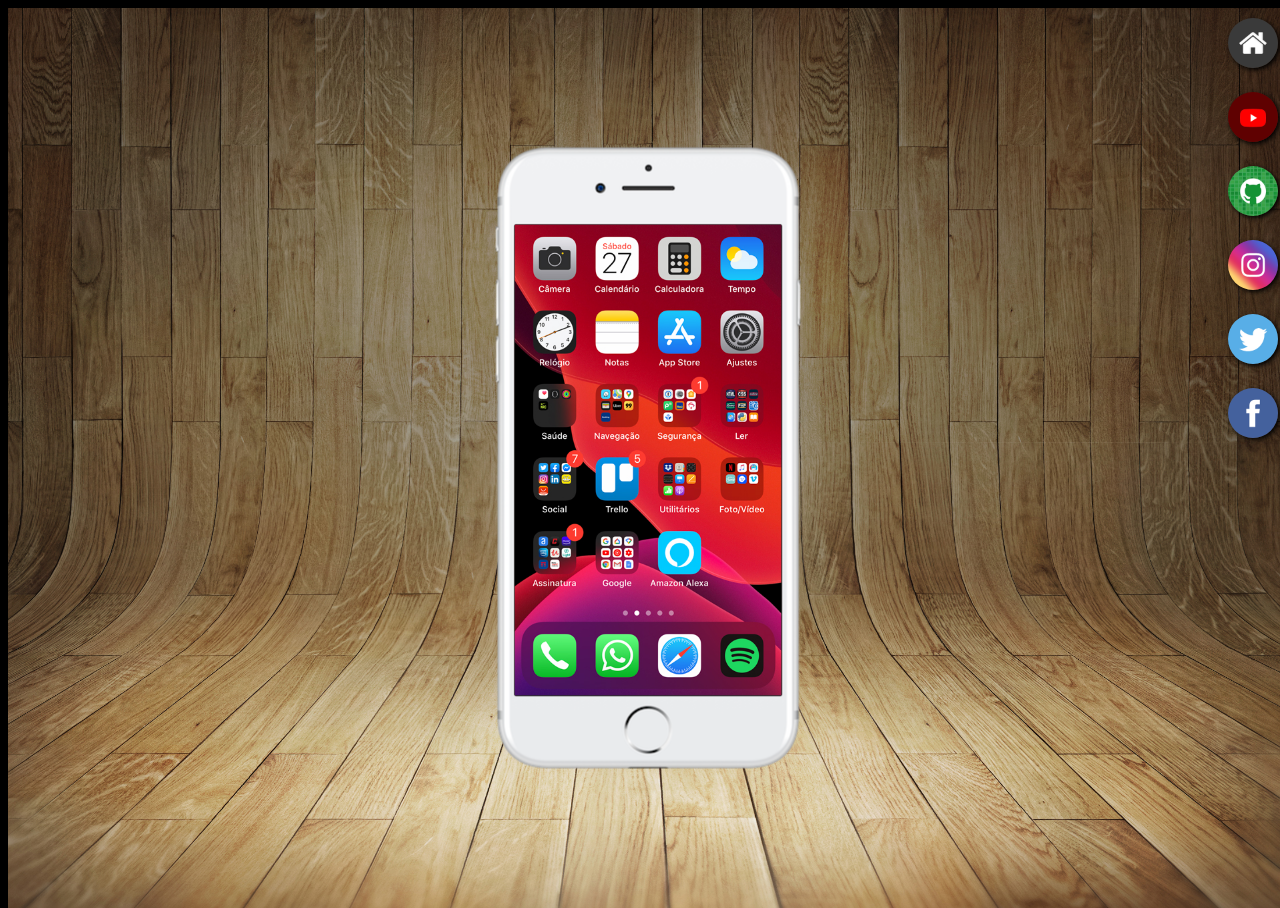
<file: index.html>
<!DOCTYPE html>
<html lang="pt-br">
<head>
    <meta charset="UTF-8">
    <meta name="viewport" content="width=device-width, initial-scale=1.0">
    <link rel="shortcut icon" href="favicon.ico" type="image/x-icon">
    <link rel="stylesheet" href="estilos/style.css">
    <title>Projeto Redes Sociais</title>
</head>
<body>
     <main>
        <section id="telefone">
             <iframe src="home.html" name="tela" id="tela" frameborder="0">
                Seu navegador não é compativel com ísso.

             </iframe>

        </section>

        <section id="redes-sociais">
            <a href="home.html" target="tela"><img src="imagens/logo-home.jpg" alt="Home"></a><br>
            <a href="youtube.html" target="tela"><img src="imagens/logo-youtube.jpg" alt="YouTube"></a><br>
            <a href="github.html" target="tela"><img src="imagens/logo-github.jpg" alt="GitHub"></a><br>
            <a href="instagram.html" target="tela"><img src="imagens/logo-instagram.jpg" alt="Instagram"></a><br>
            <a href="twiter.html" target="tela"><img src="imagens/logo-twitter.jpg" alt="Twiter"></a><br>
            <a href="facebook.html" target="tela"><img src="imagens/logo-facebook.jpg" alt="Facebook"></a>
        </section>
     </main>
</body>
</html>
</file>
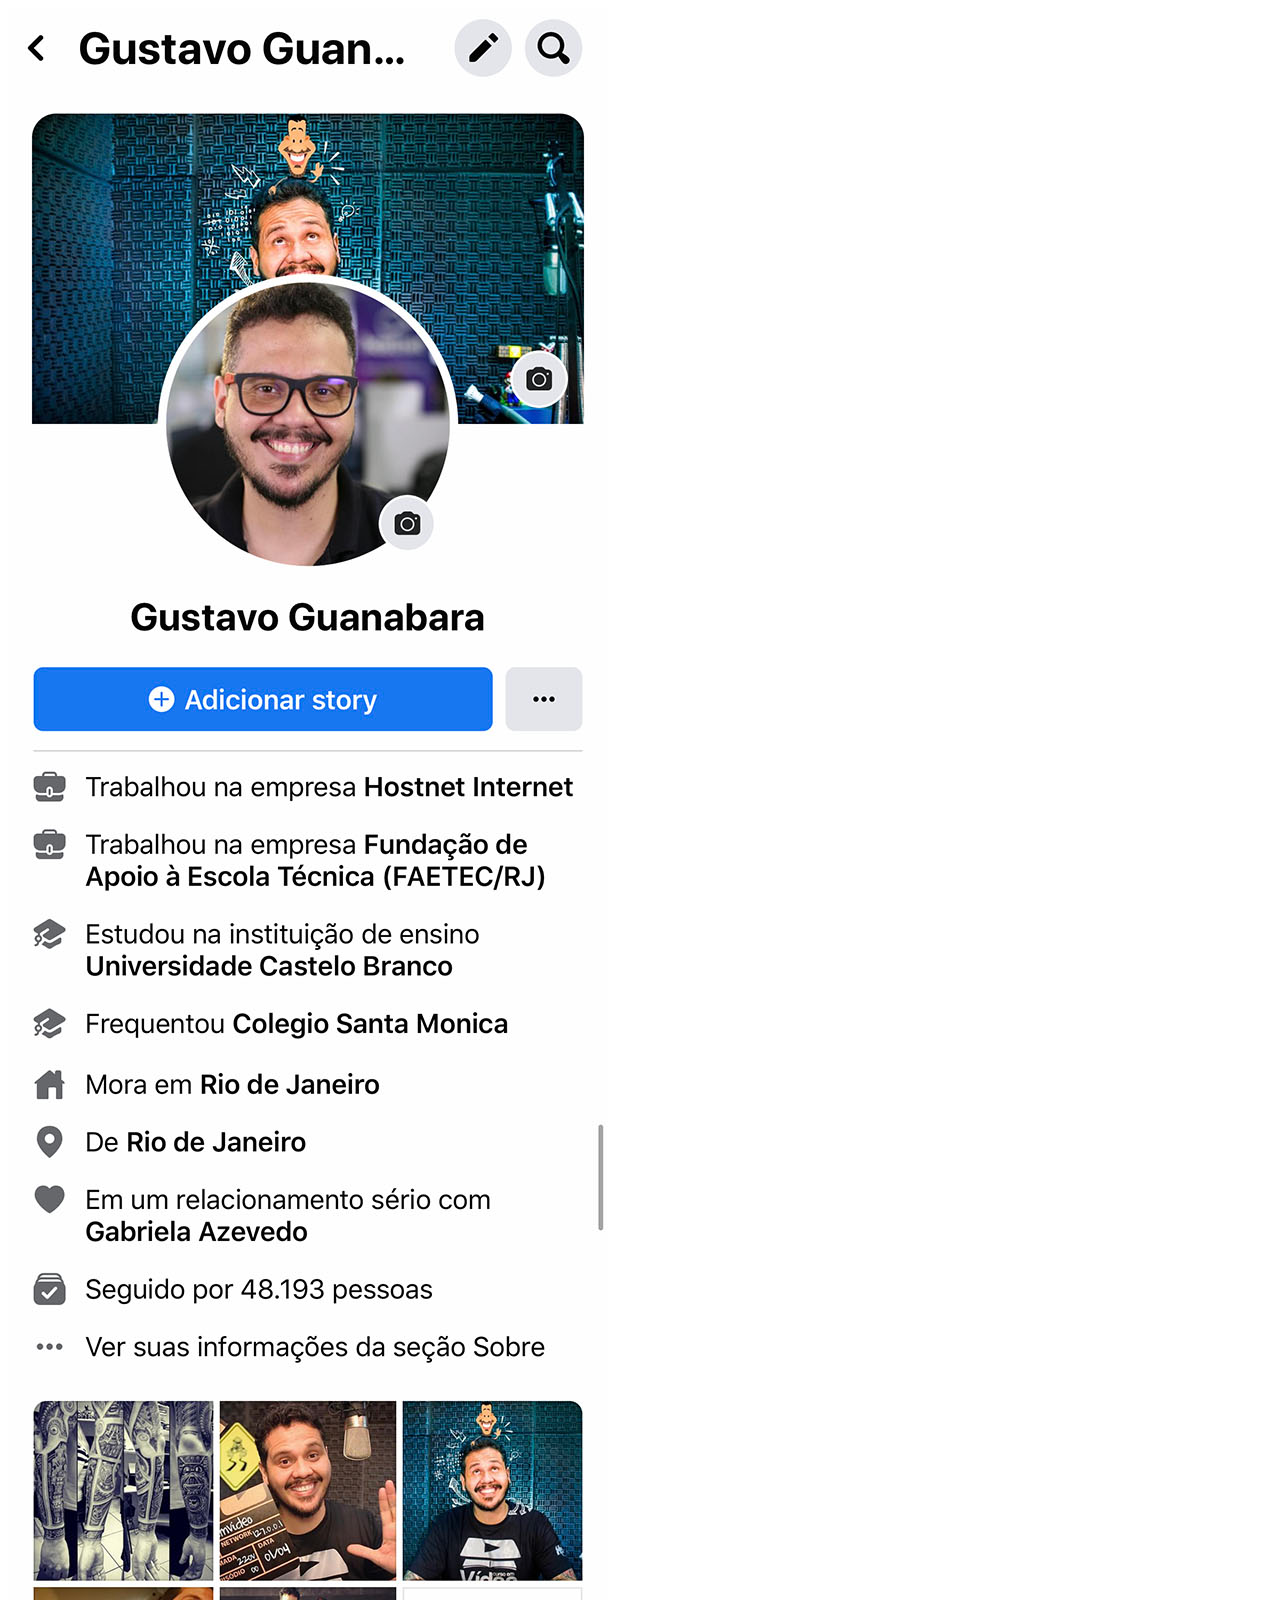
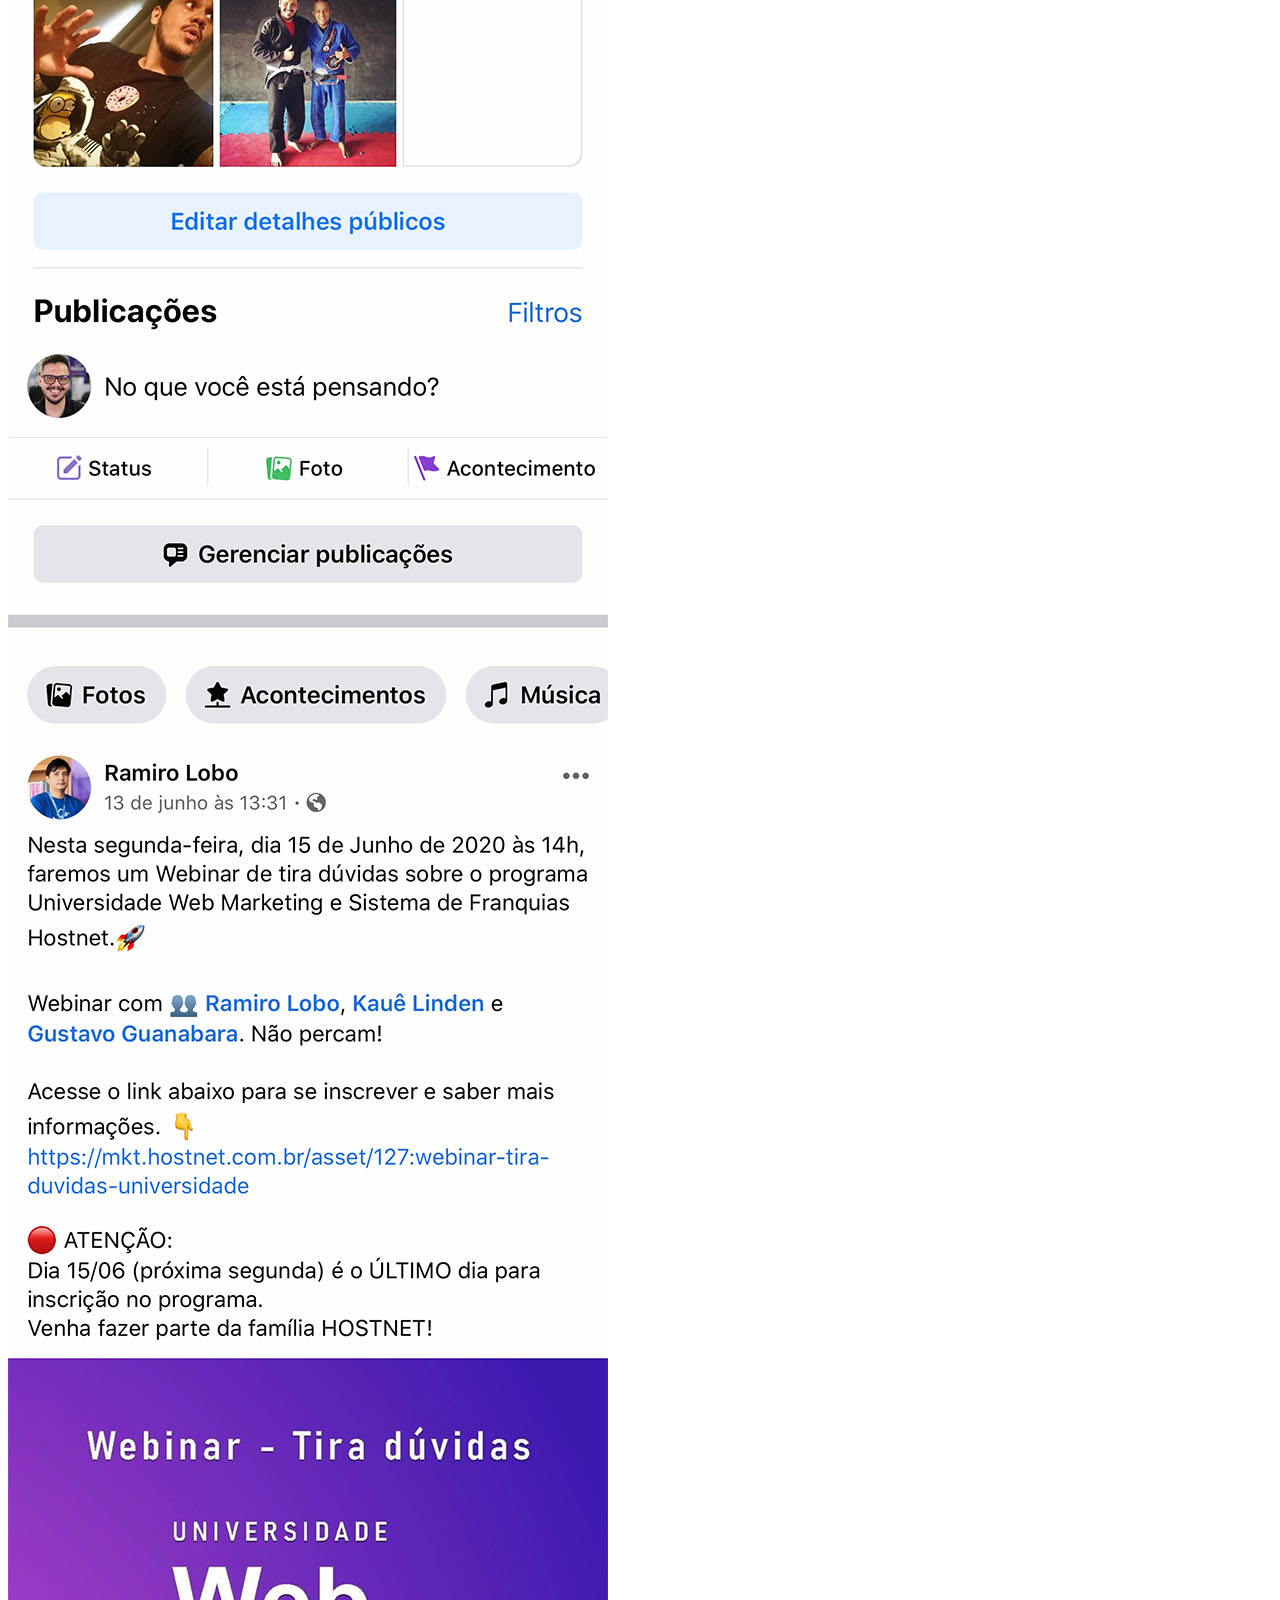
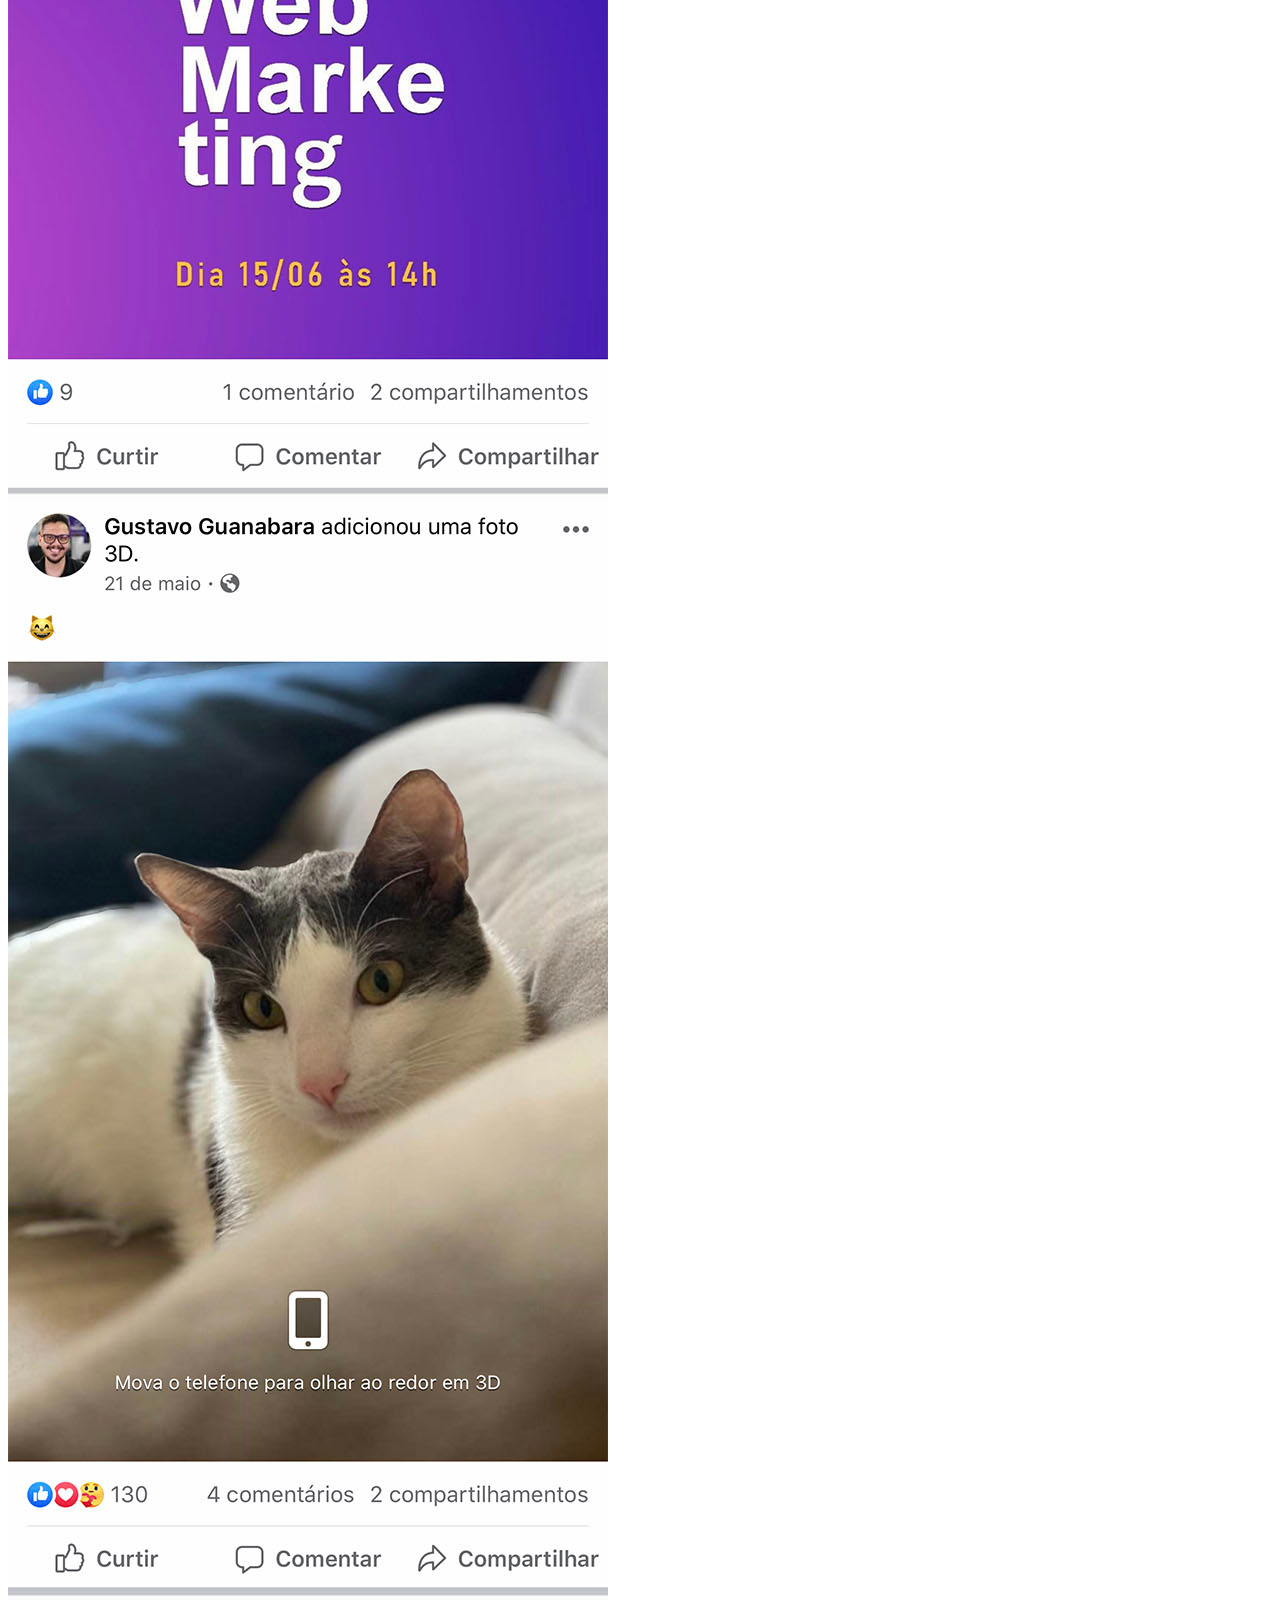
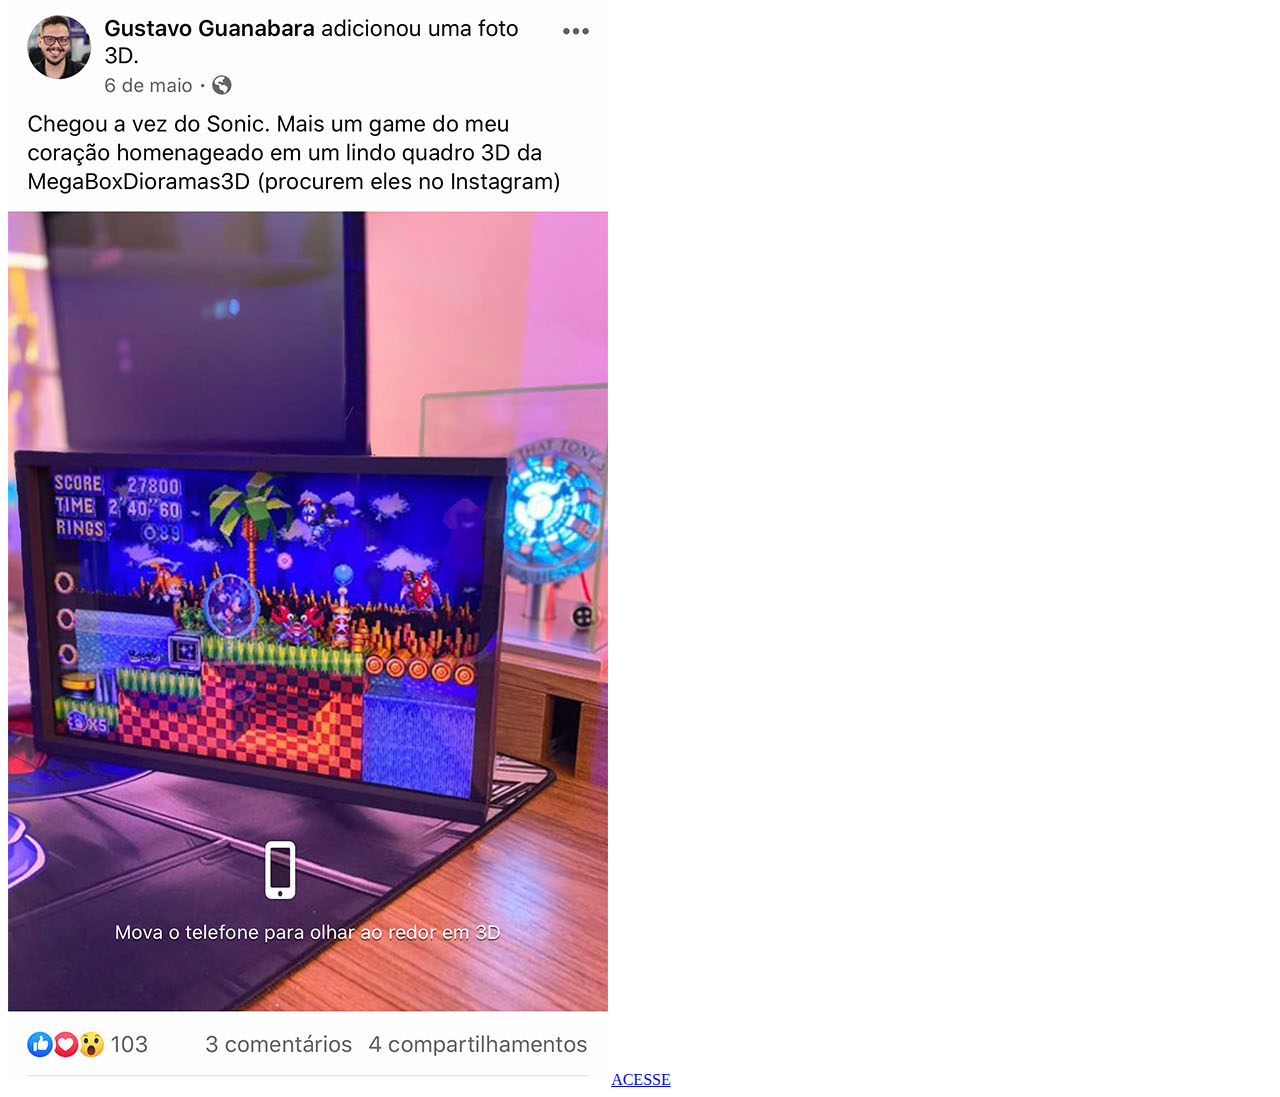
<file: facebook.html>
<!DOCTYPE html>
<html lang="pt-br">
<head>
    <meta charset="UTF-8">
    <meta name="viewport" content="width=device-width, initial-scale=1.0">
    <title>Facebook</title>
</head>
<body>
    <img src="imagens/tela-facebook.jpg" alt="facebook">
    <a href="https://www.facebook.com/gustavoguanabara/" target="_blank">ACESSE</a>
</body>
</html>
</file>
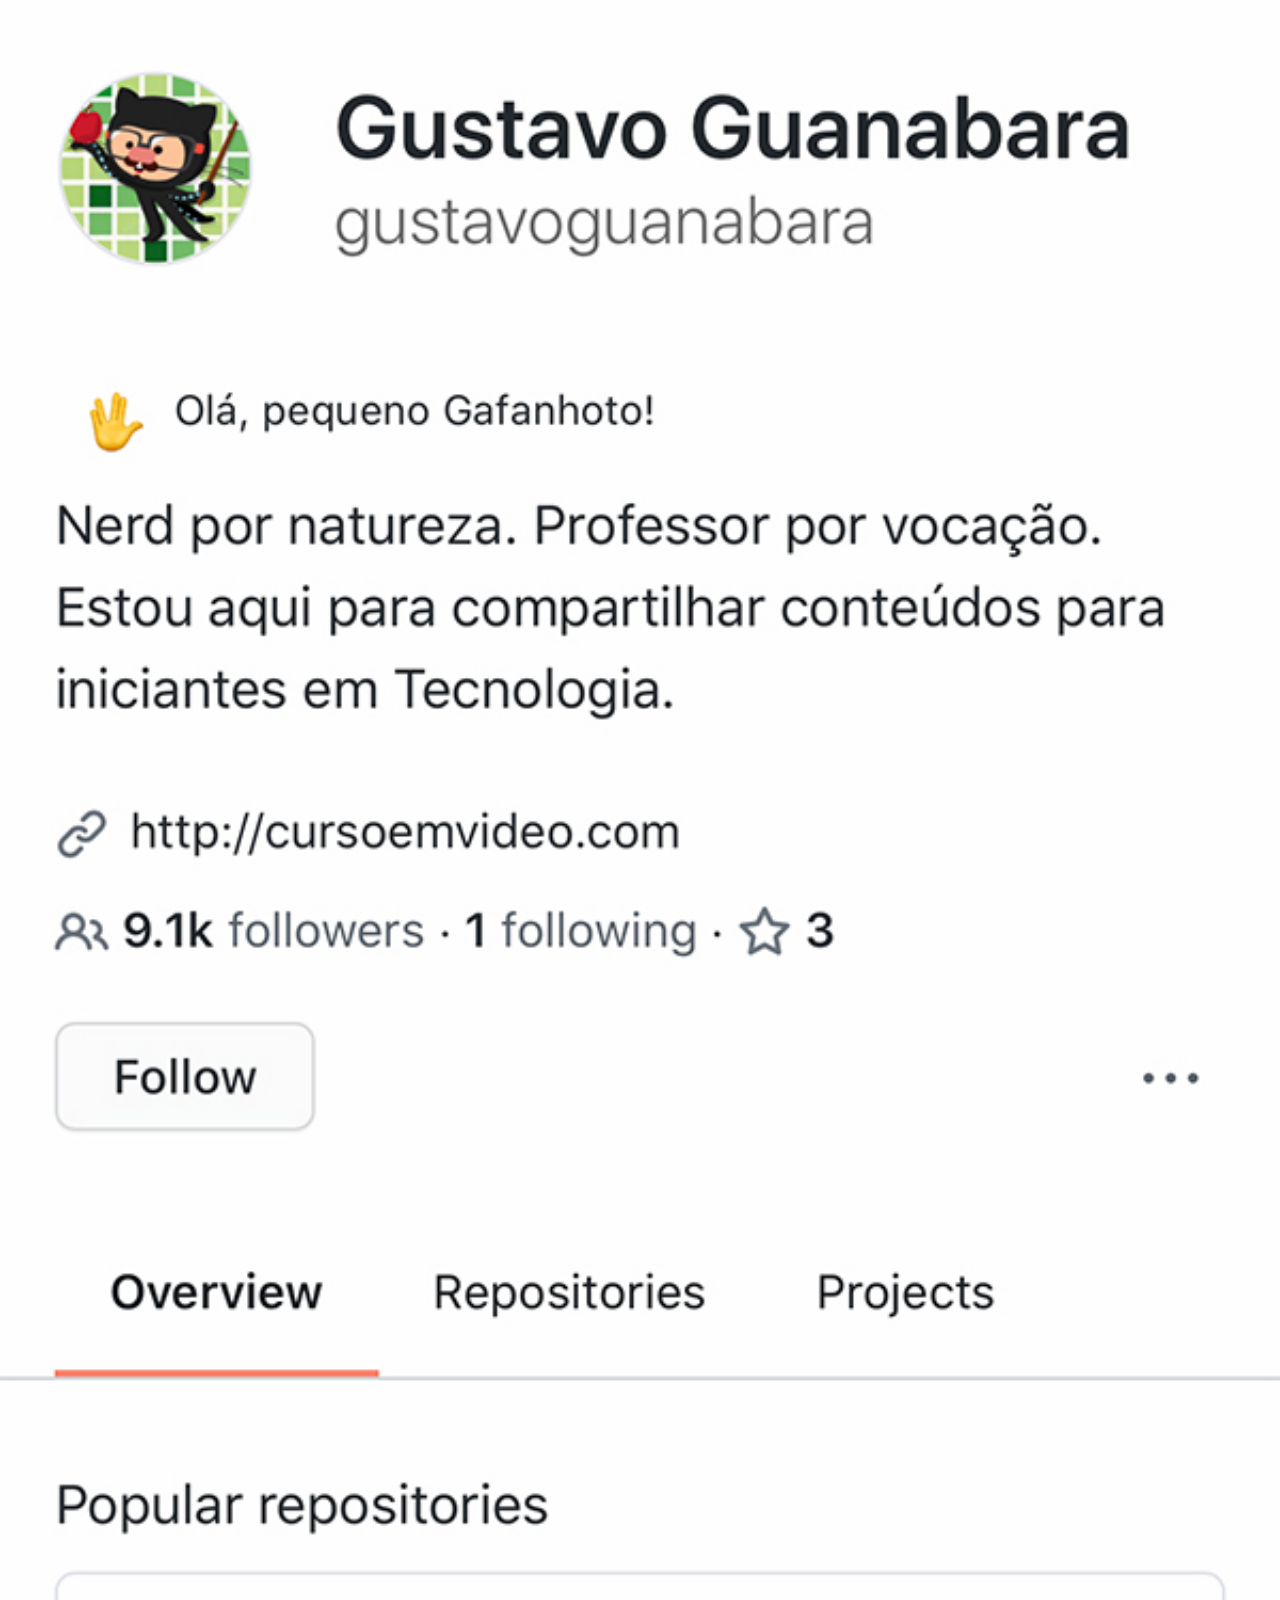
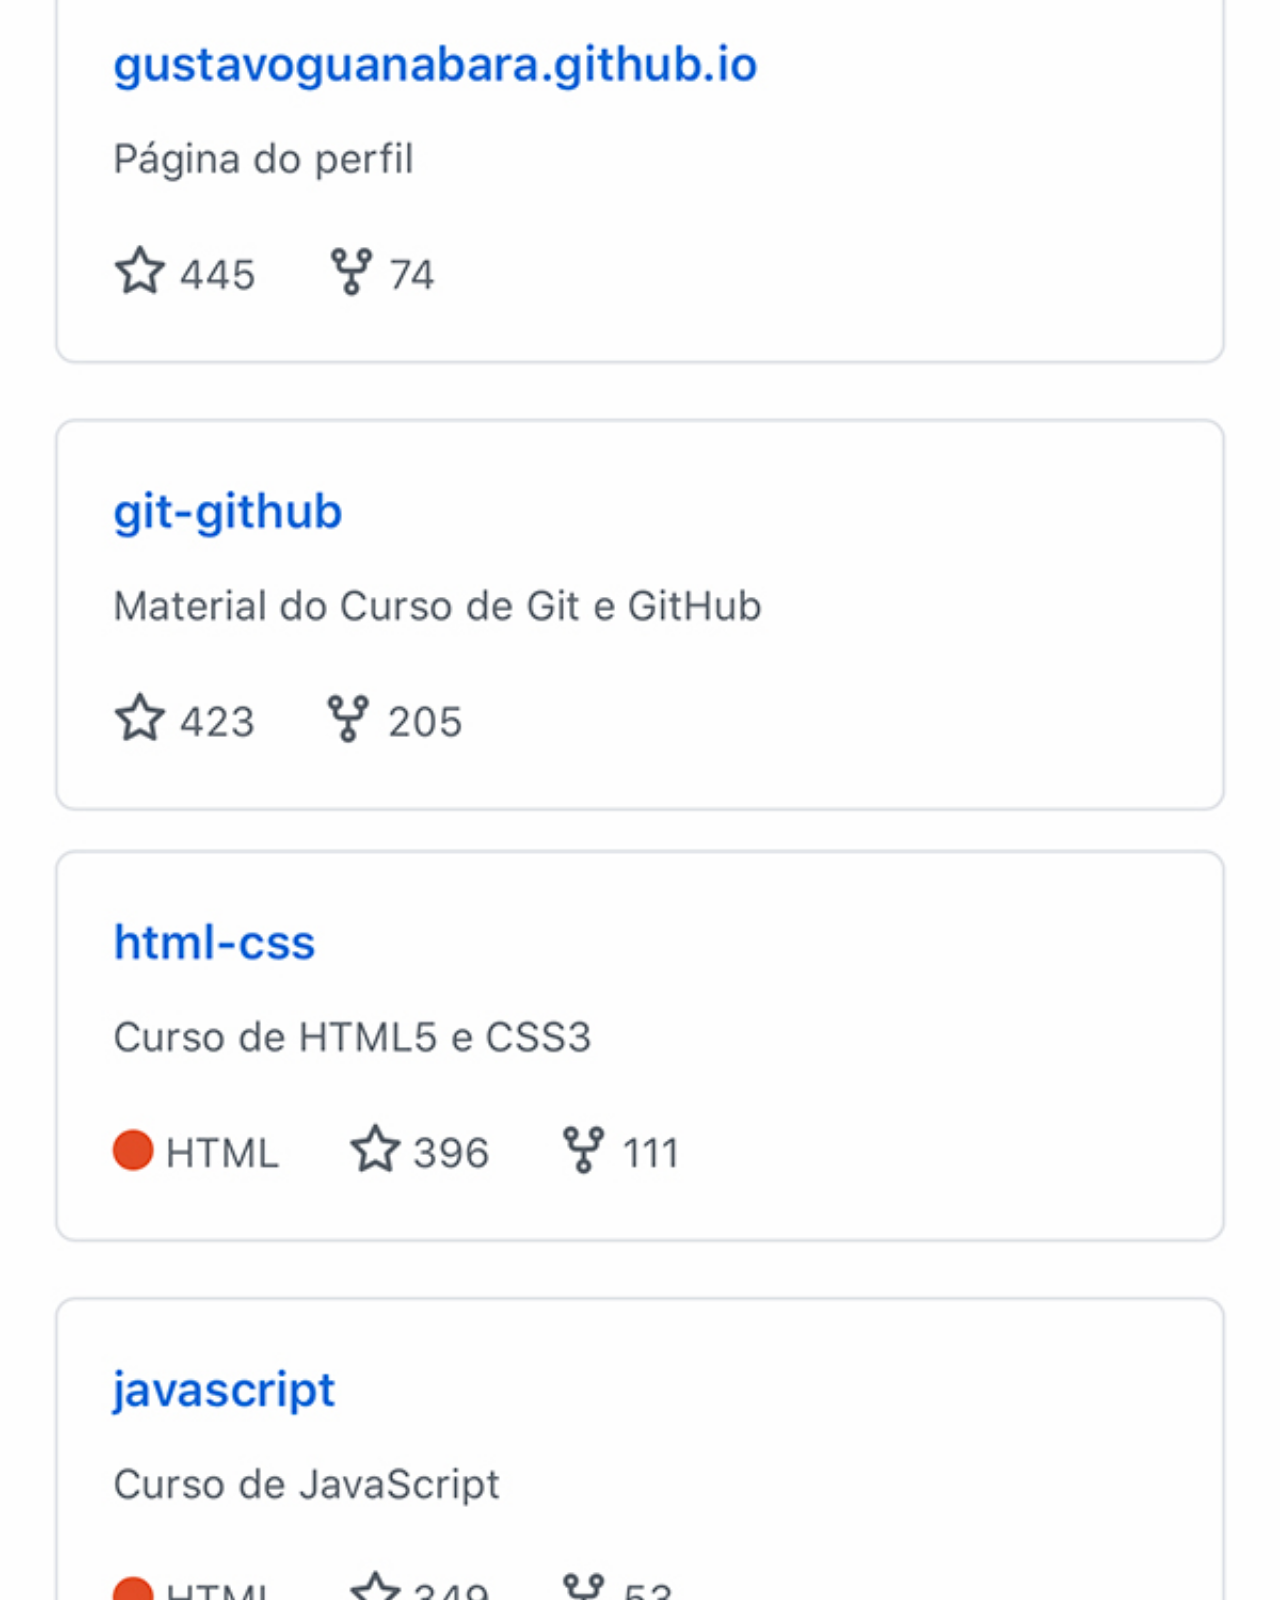
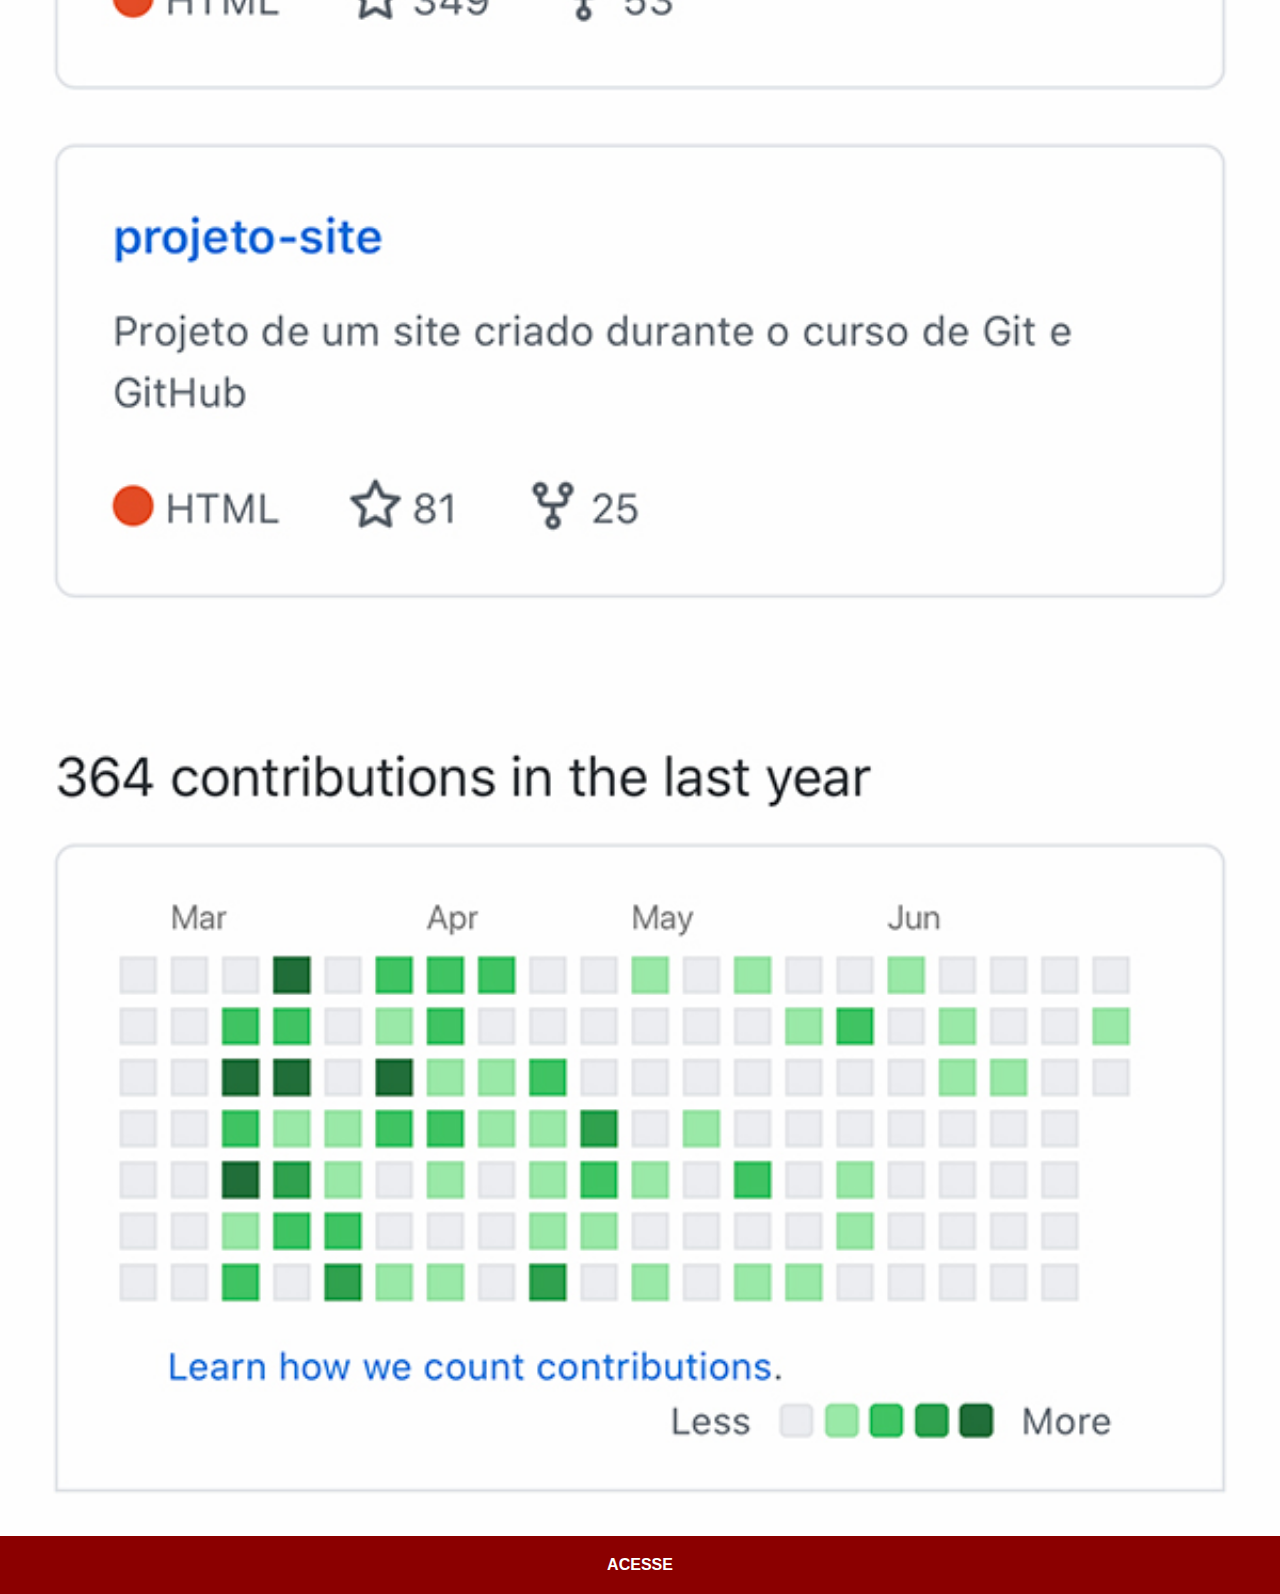
<file: github.html>
<!DOCTYPE html>
<html lang="pt-br">
<head>
    <meta charset="UTF-8">
    <meta name="viewport" content="width=device-width, initial-scale=1.0">
    <title>GitHub</title>
    <link rel="stylesheet" href="estilos/social.css">
</head>
<body>
    <img src="imagens/tela-github.jpg" alt="GitHUb">
    <a href="https://github.com/gustavoguanabara/" target="_blank">ACESSE</a>
</body>
</html>
</file>
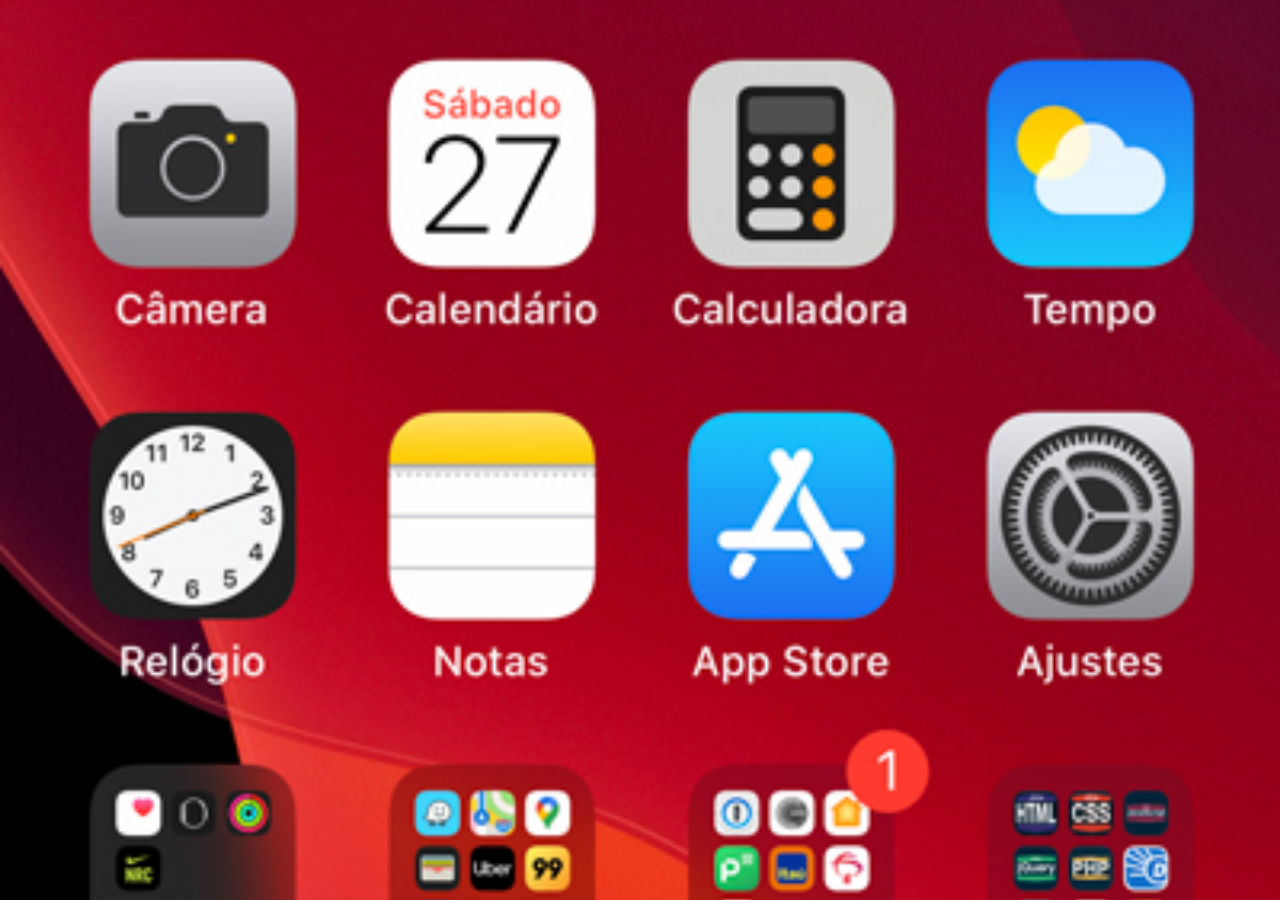
<file: home.html>
<!DOCTYPE html>
<html lang="pt-br">
<head>
    <meta charset="UTF-8">
    <meta name="viewport" content="width=device-width, initial-scale=1.0">
    <title>Home</title>
</head>
<style>
    * {
        margin: 0;
        padding: 0;
    }

    body {
        width: 100vw;
        height: 100vh;
        background: black url('imagens/tela-home.jpg') no-repeat top center;
        background-size: cover;
    }
</style>
<body>
    
</body>
</html>
</file>
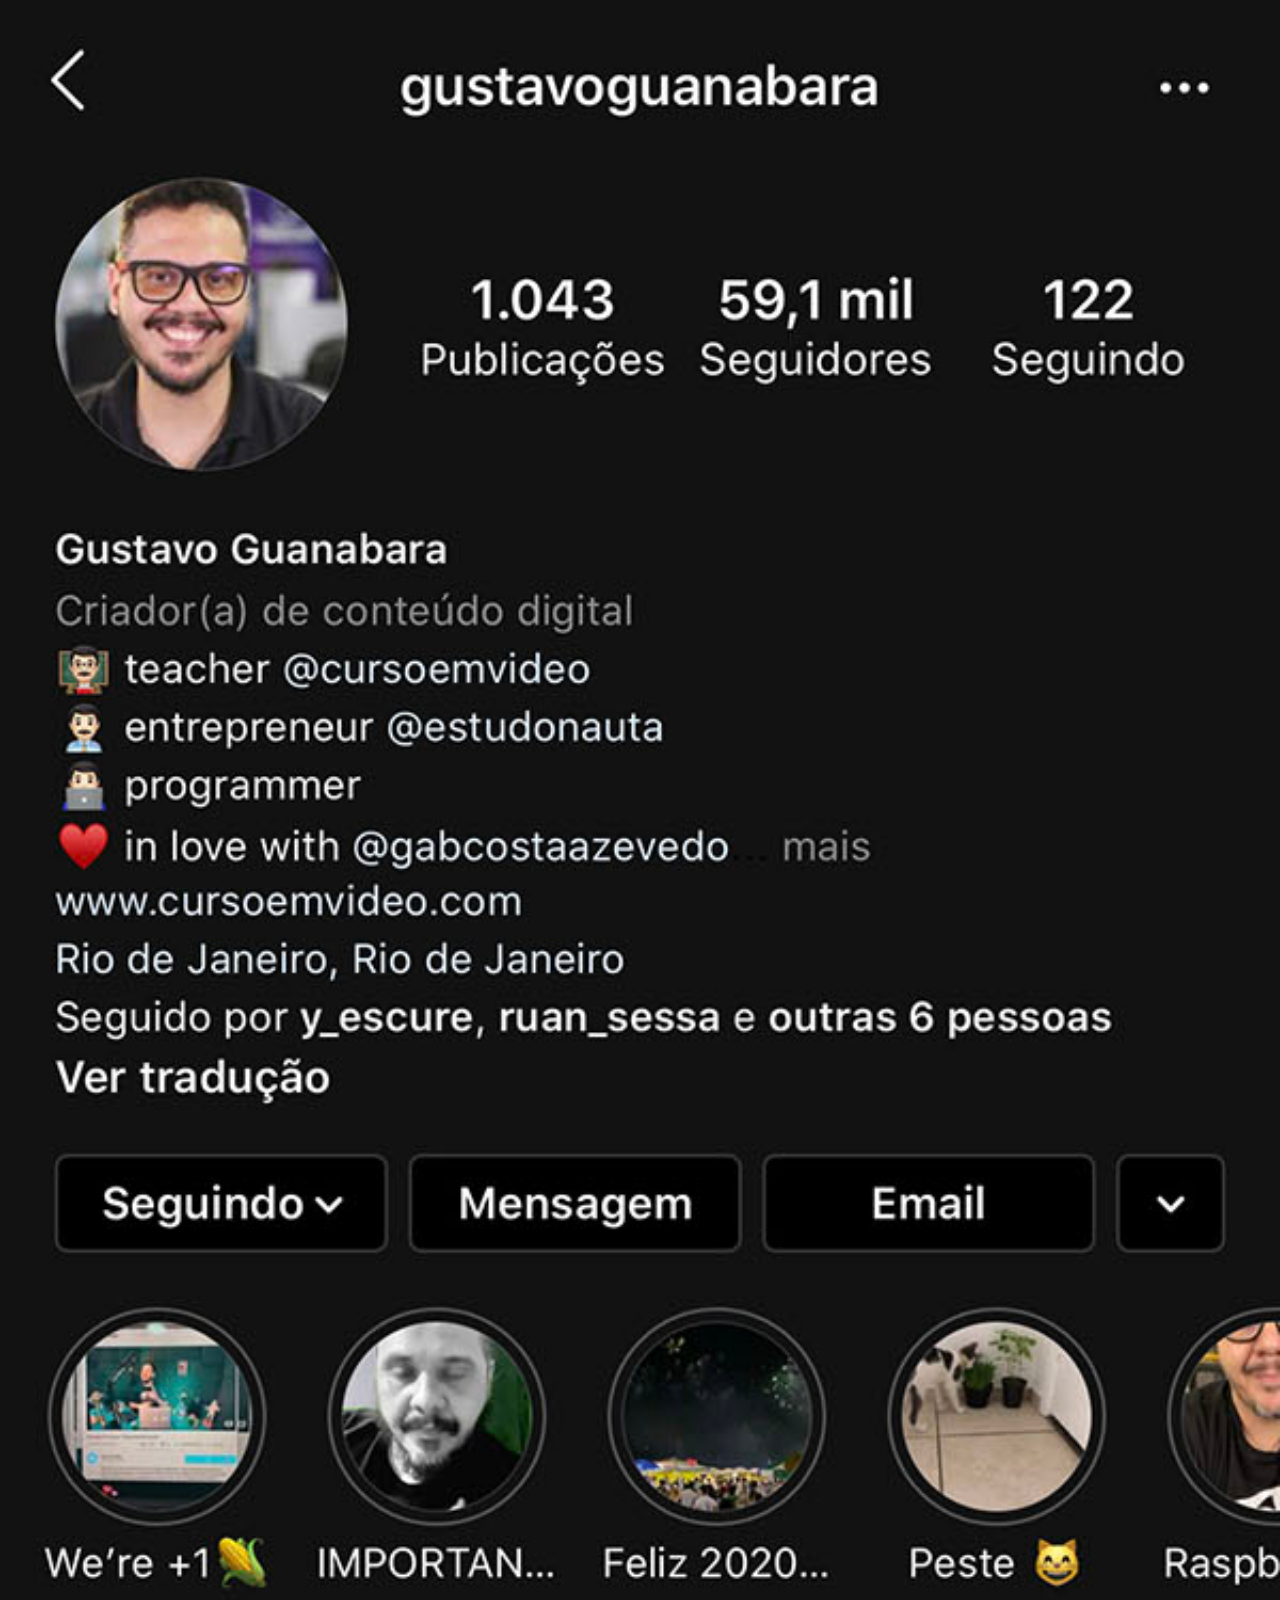
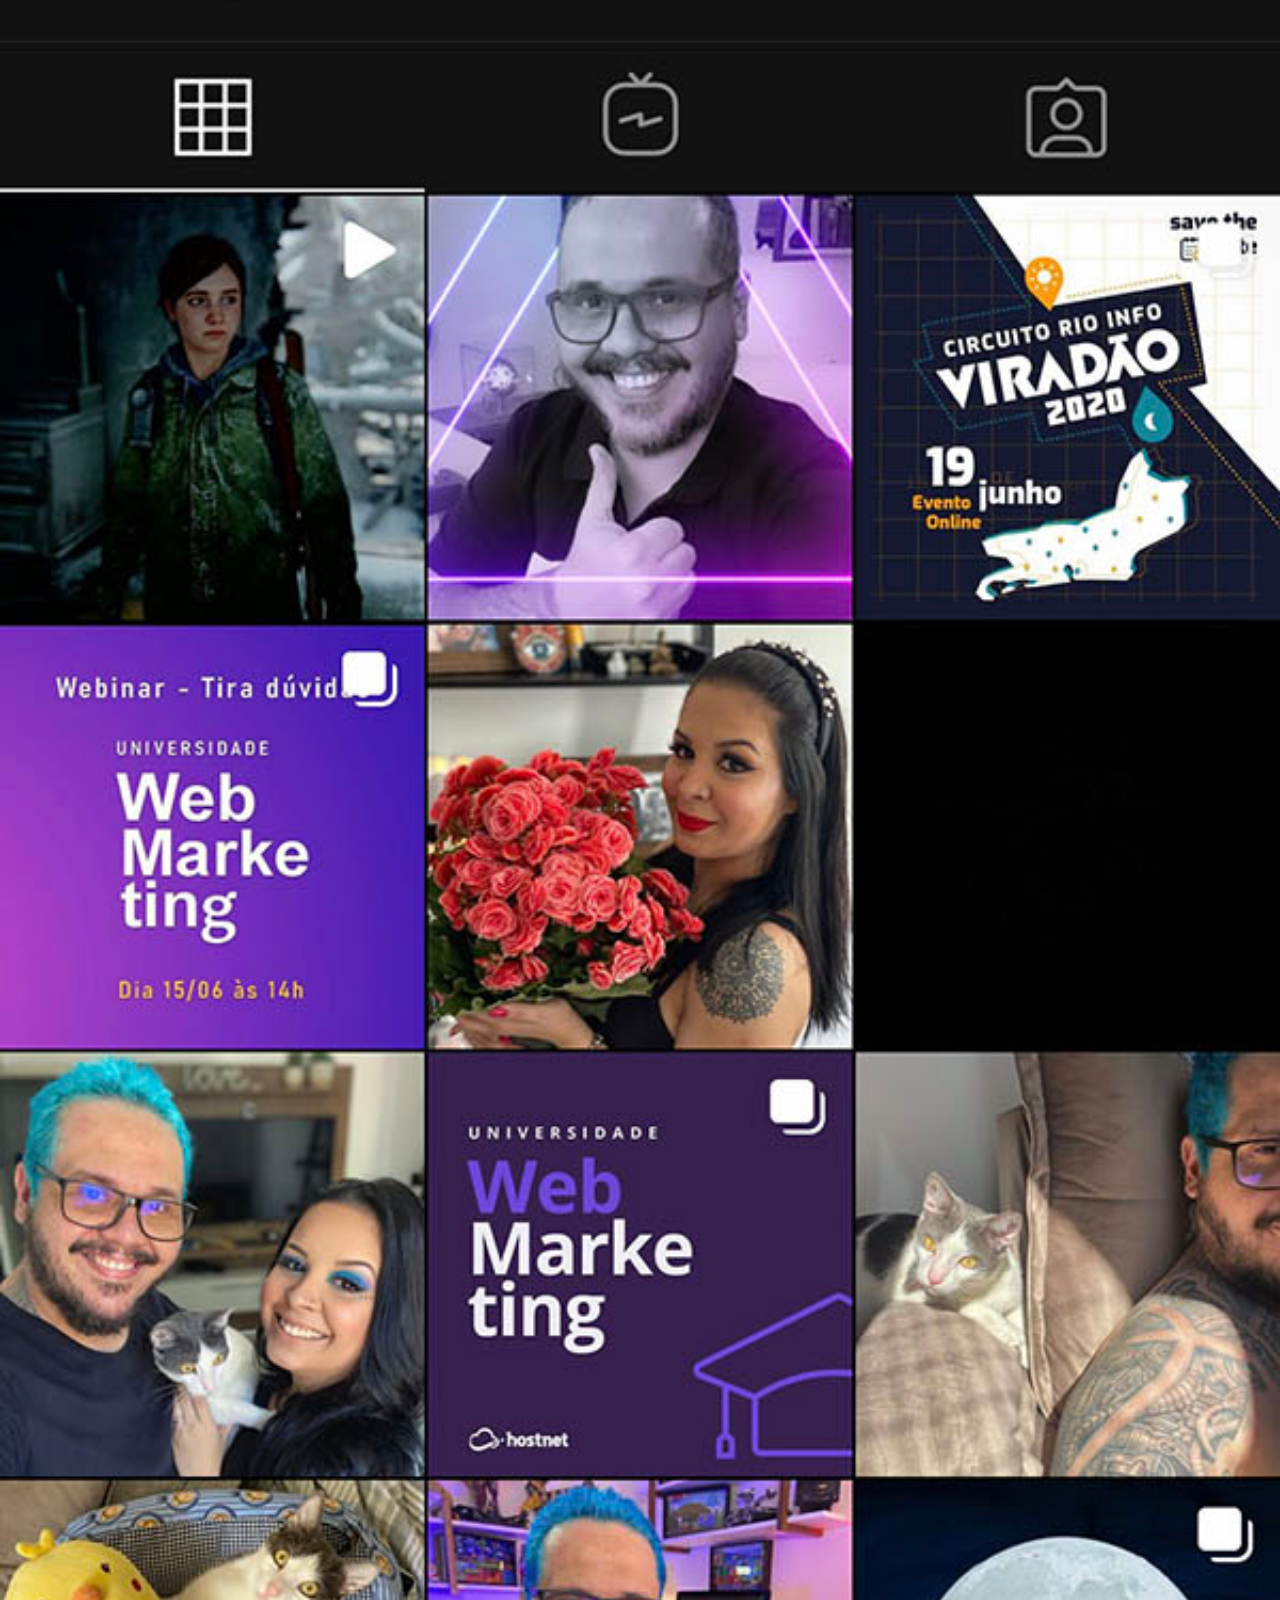
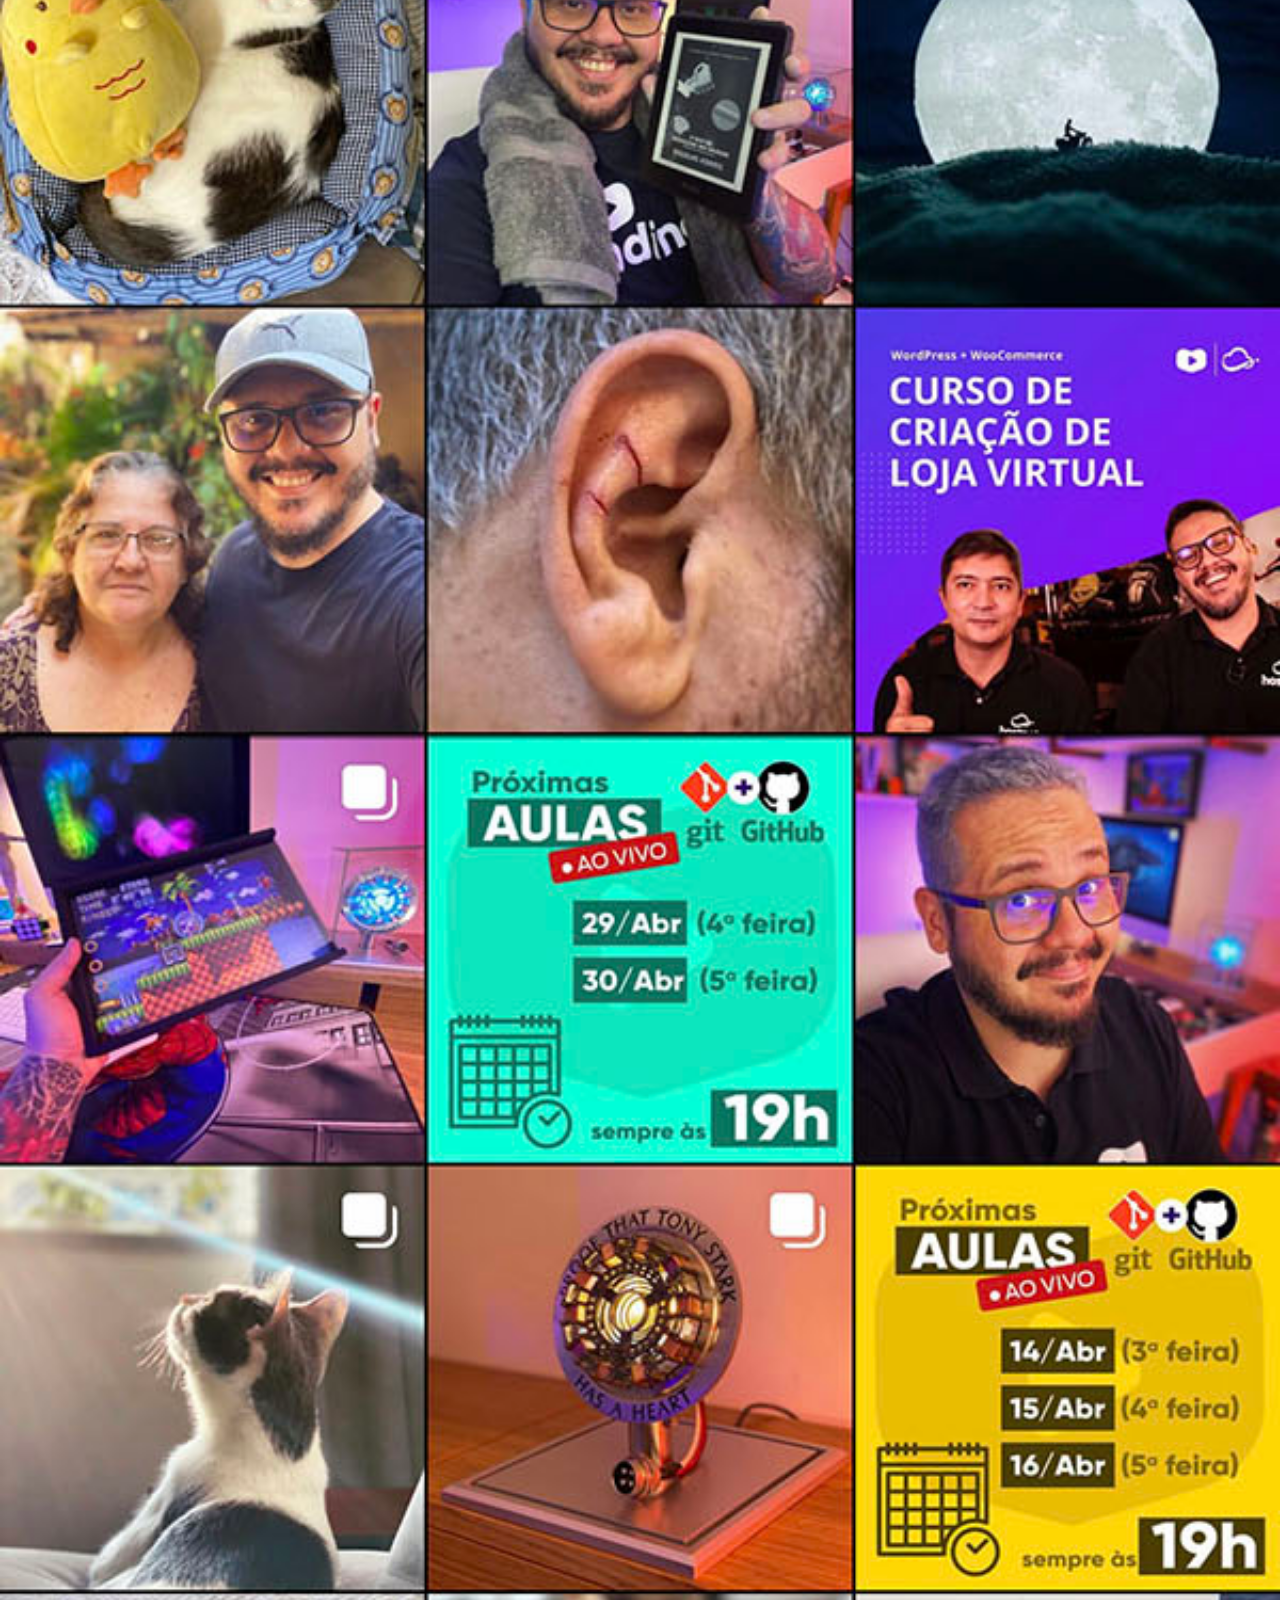
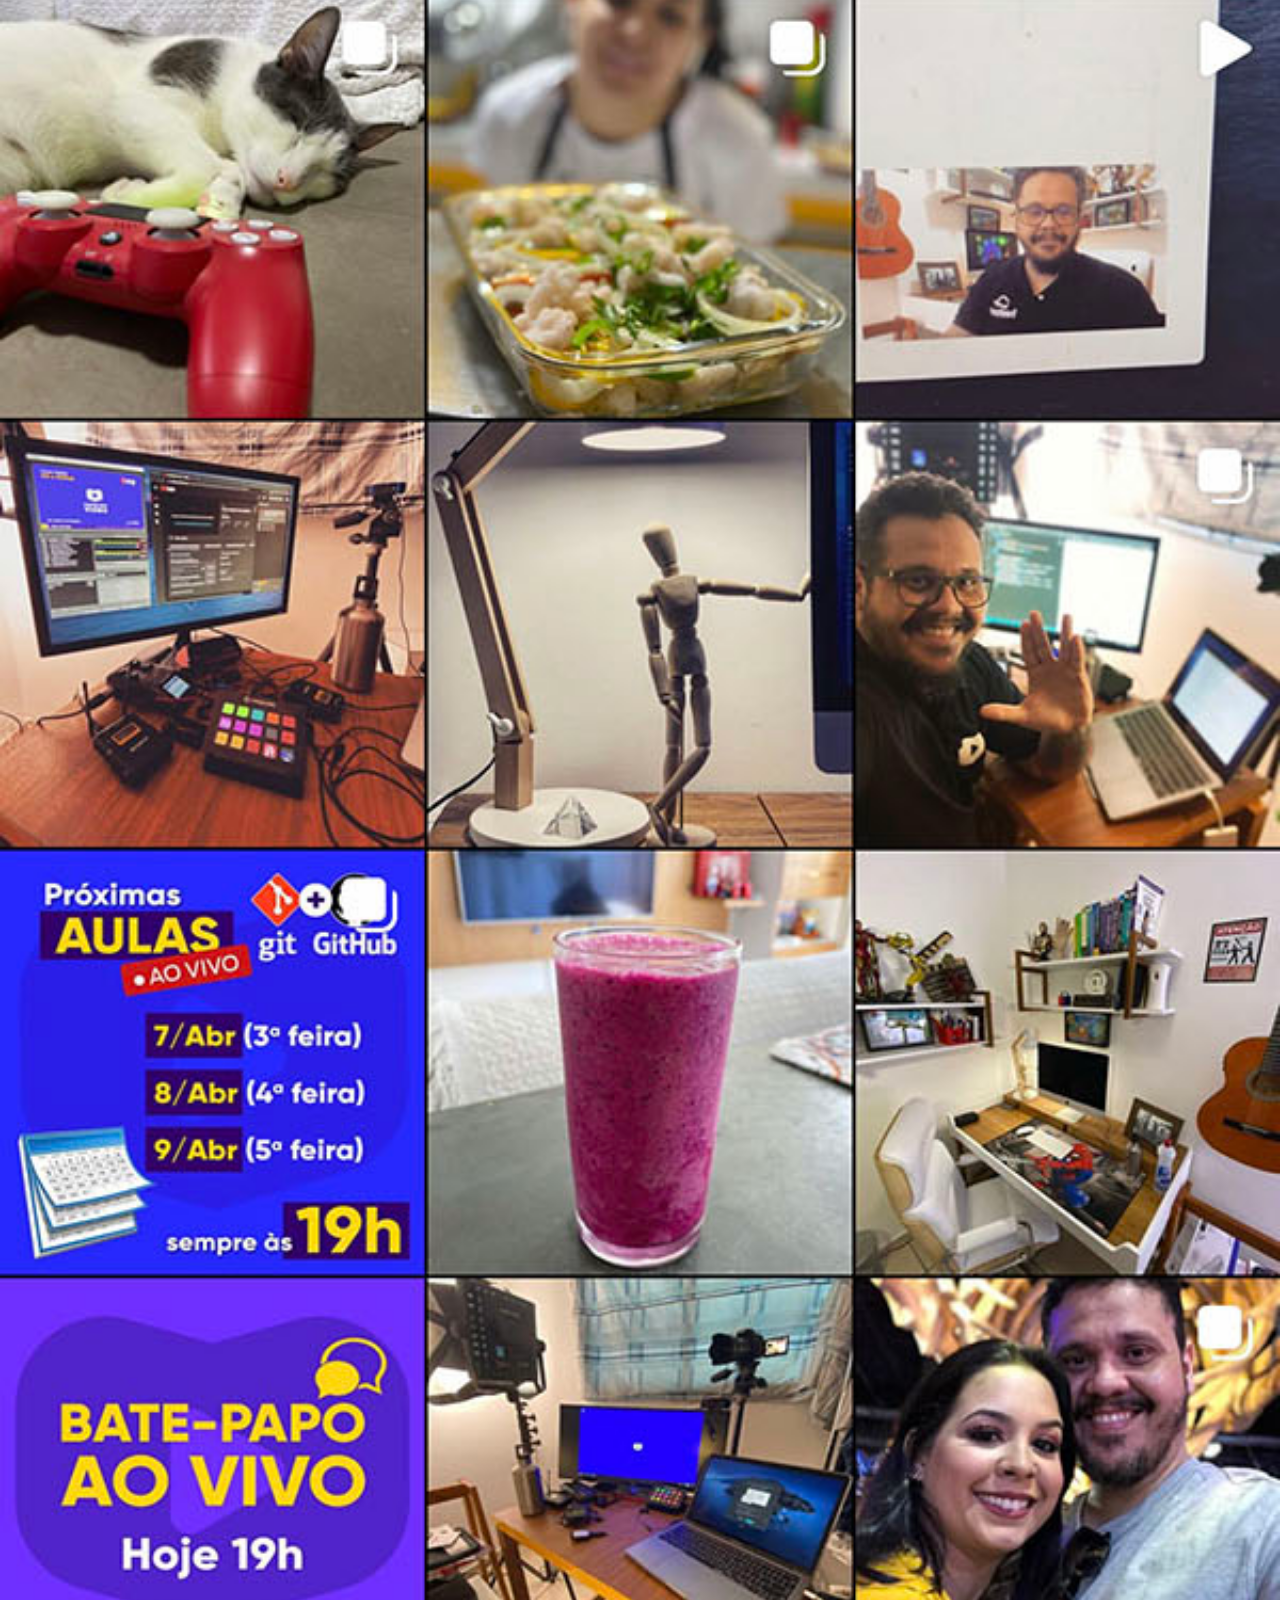
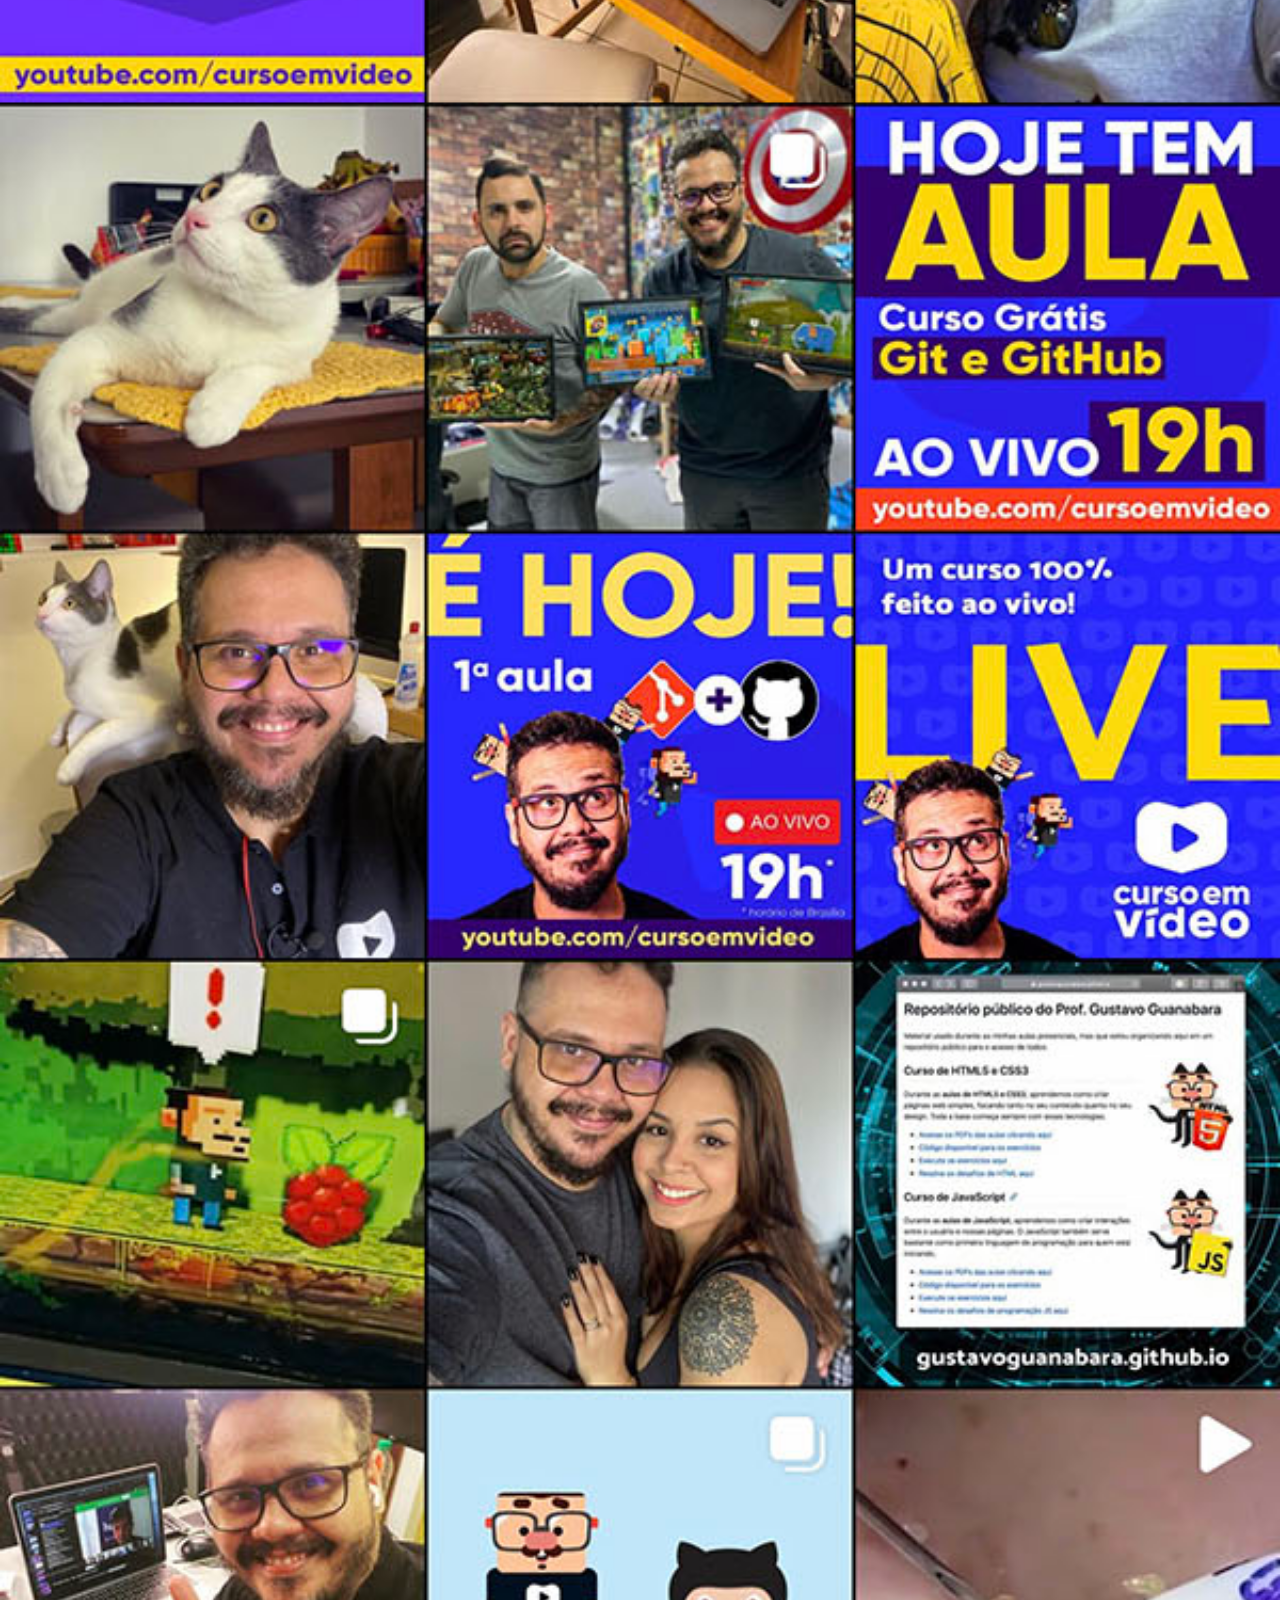
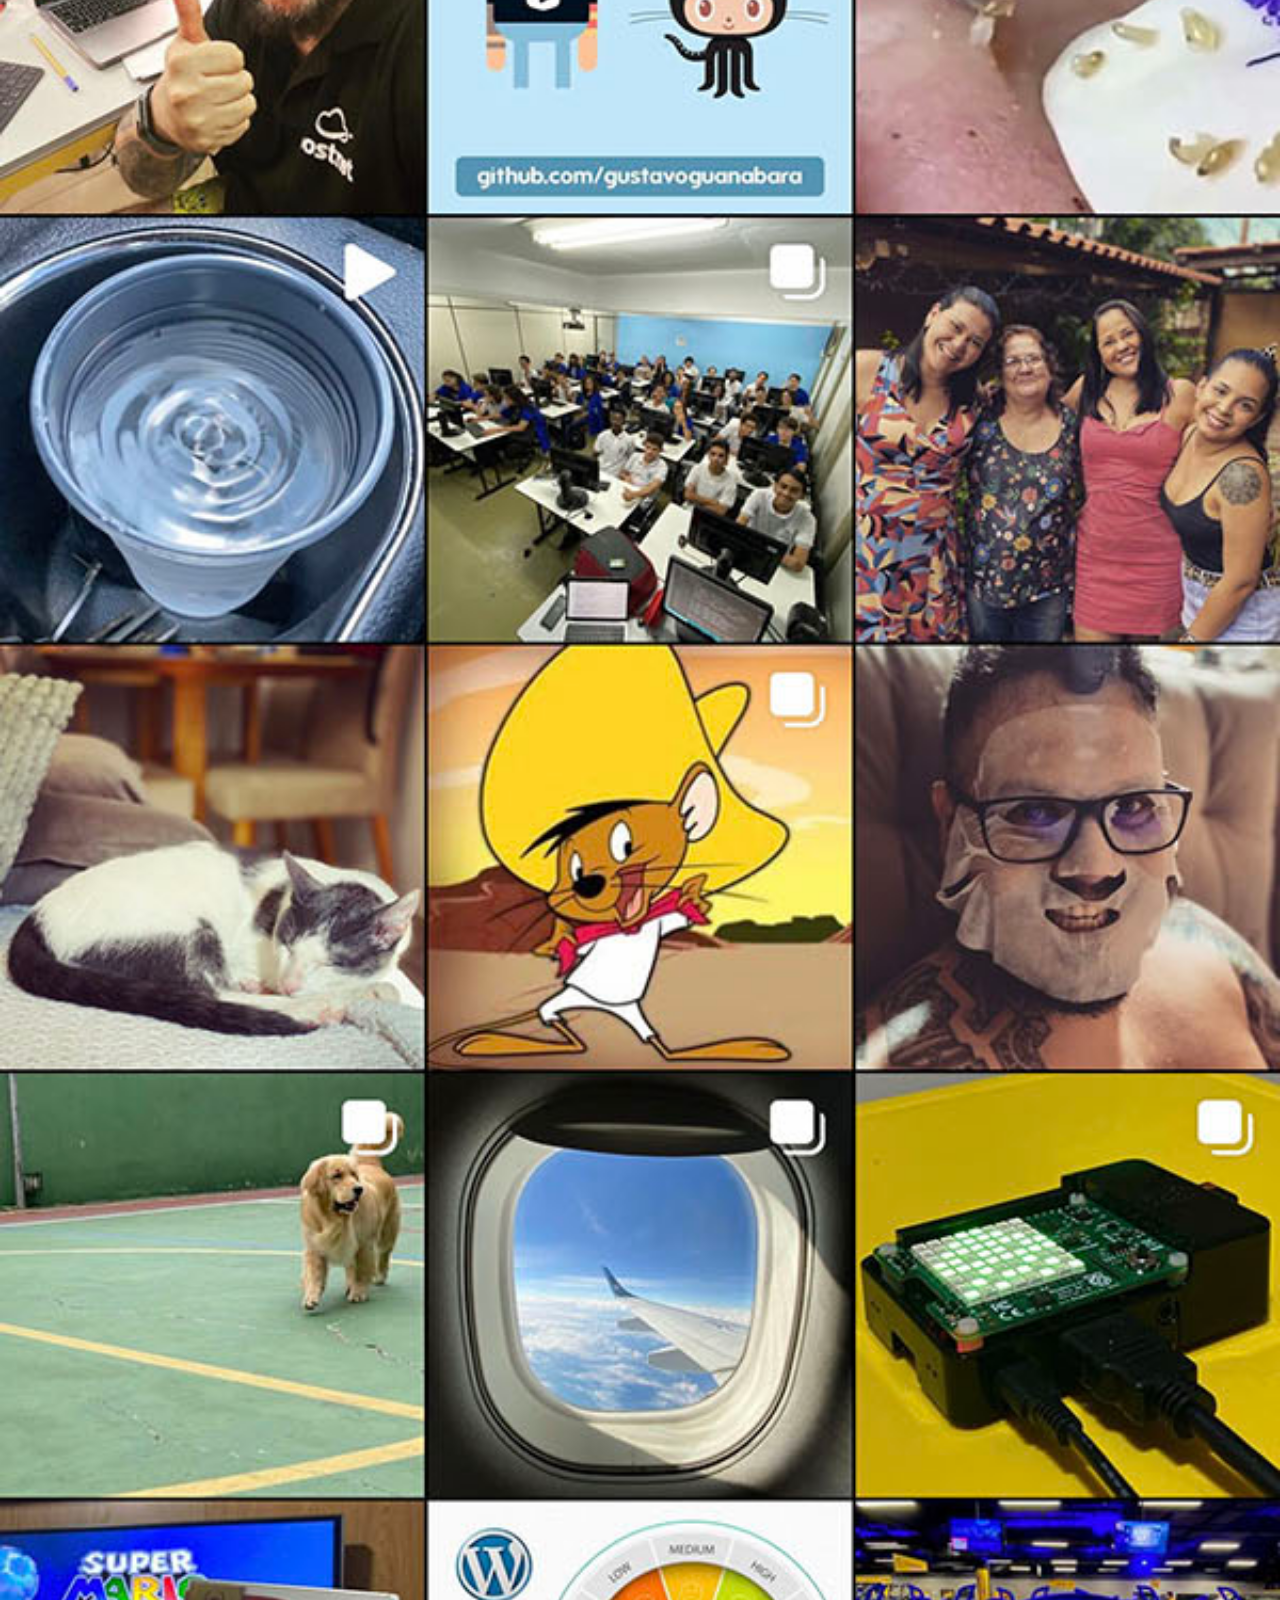
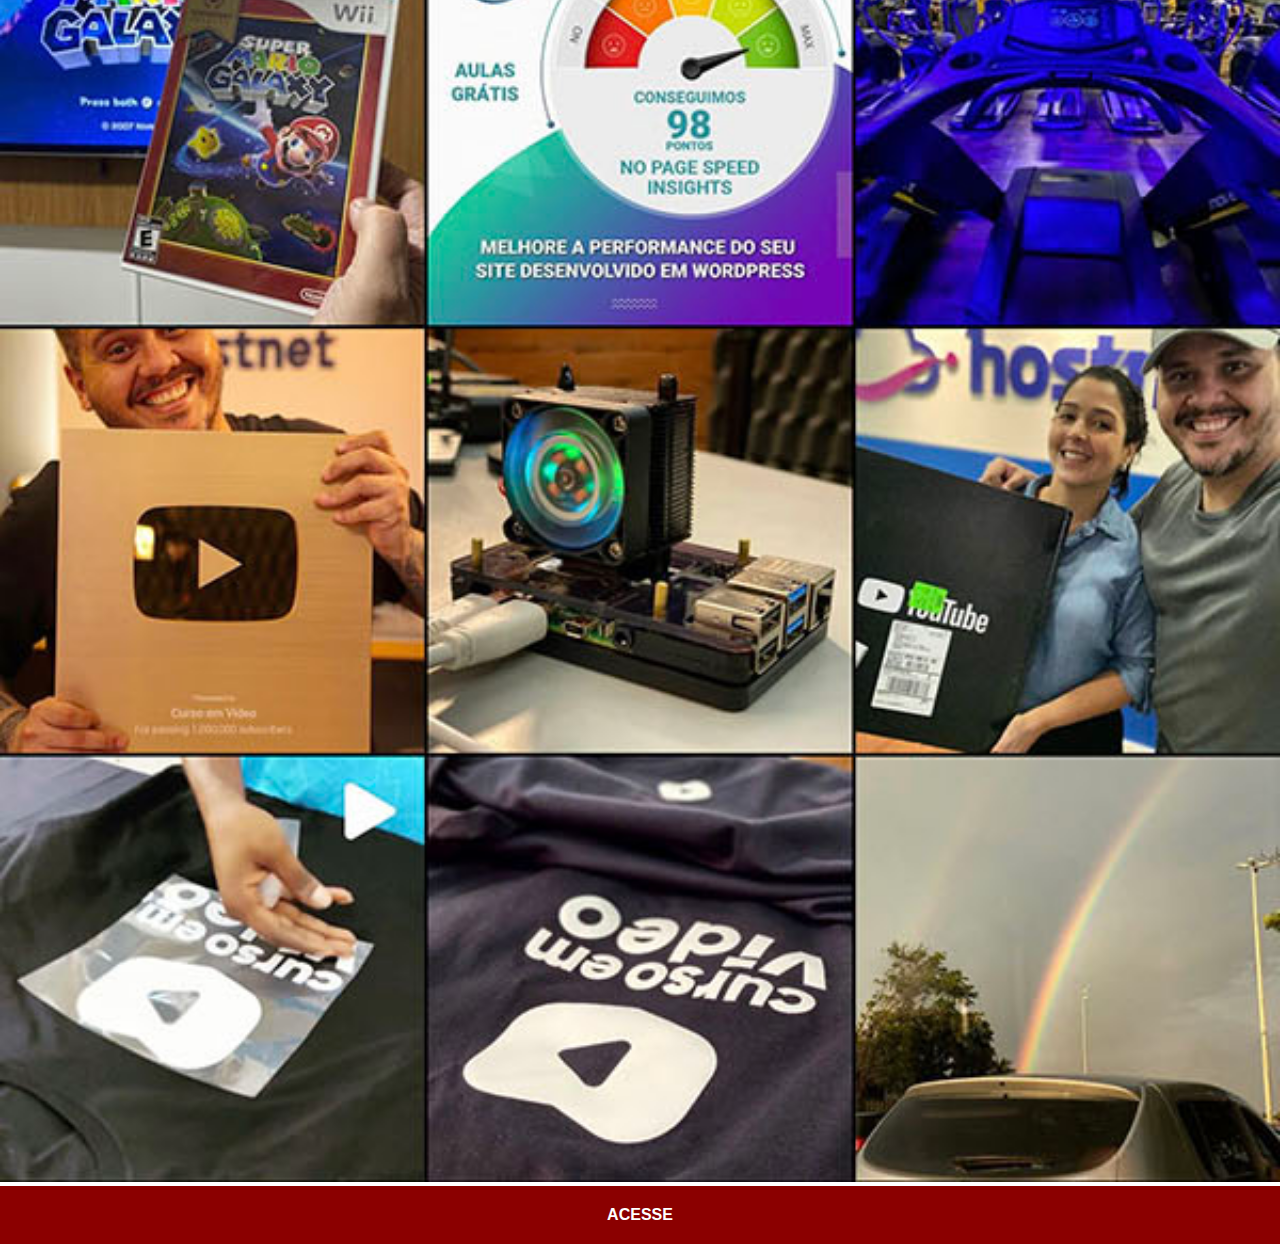
<file: instagram.html>
<!DOCTYPE html>
<html lang="pt-br">
<head>
    <meta charset="UTF-8">
    <meta name="viewport" content="width=device-width, initial-scale=1.0">
    <title>Instagram</title>
    <link rel="stylesheet" href="estilos/social.css">
</head>
<body>
    <img src="imagens/tela-instagram.jpg" alt="Instagram">
    <a href="https://www.instagram.com/gustavoguanabara/" target="_blank">ACESSE</a>
</body>
</html>
</file>
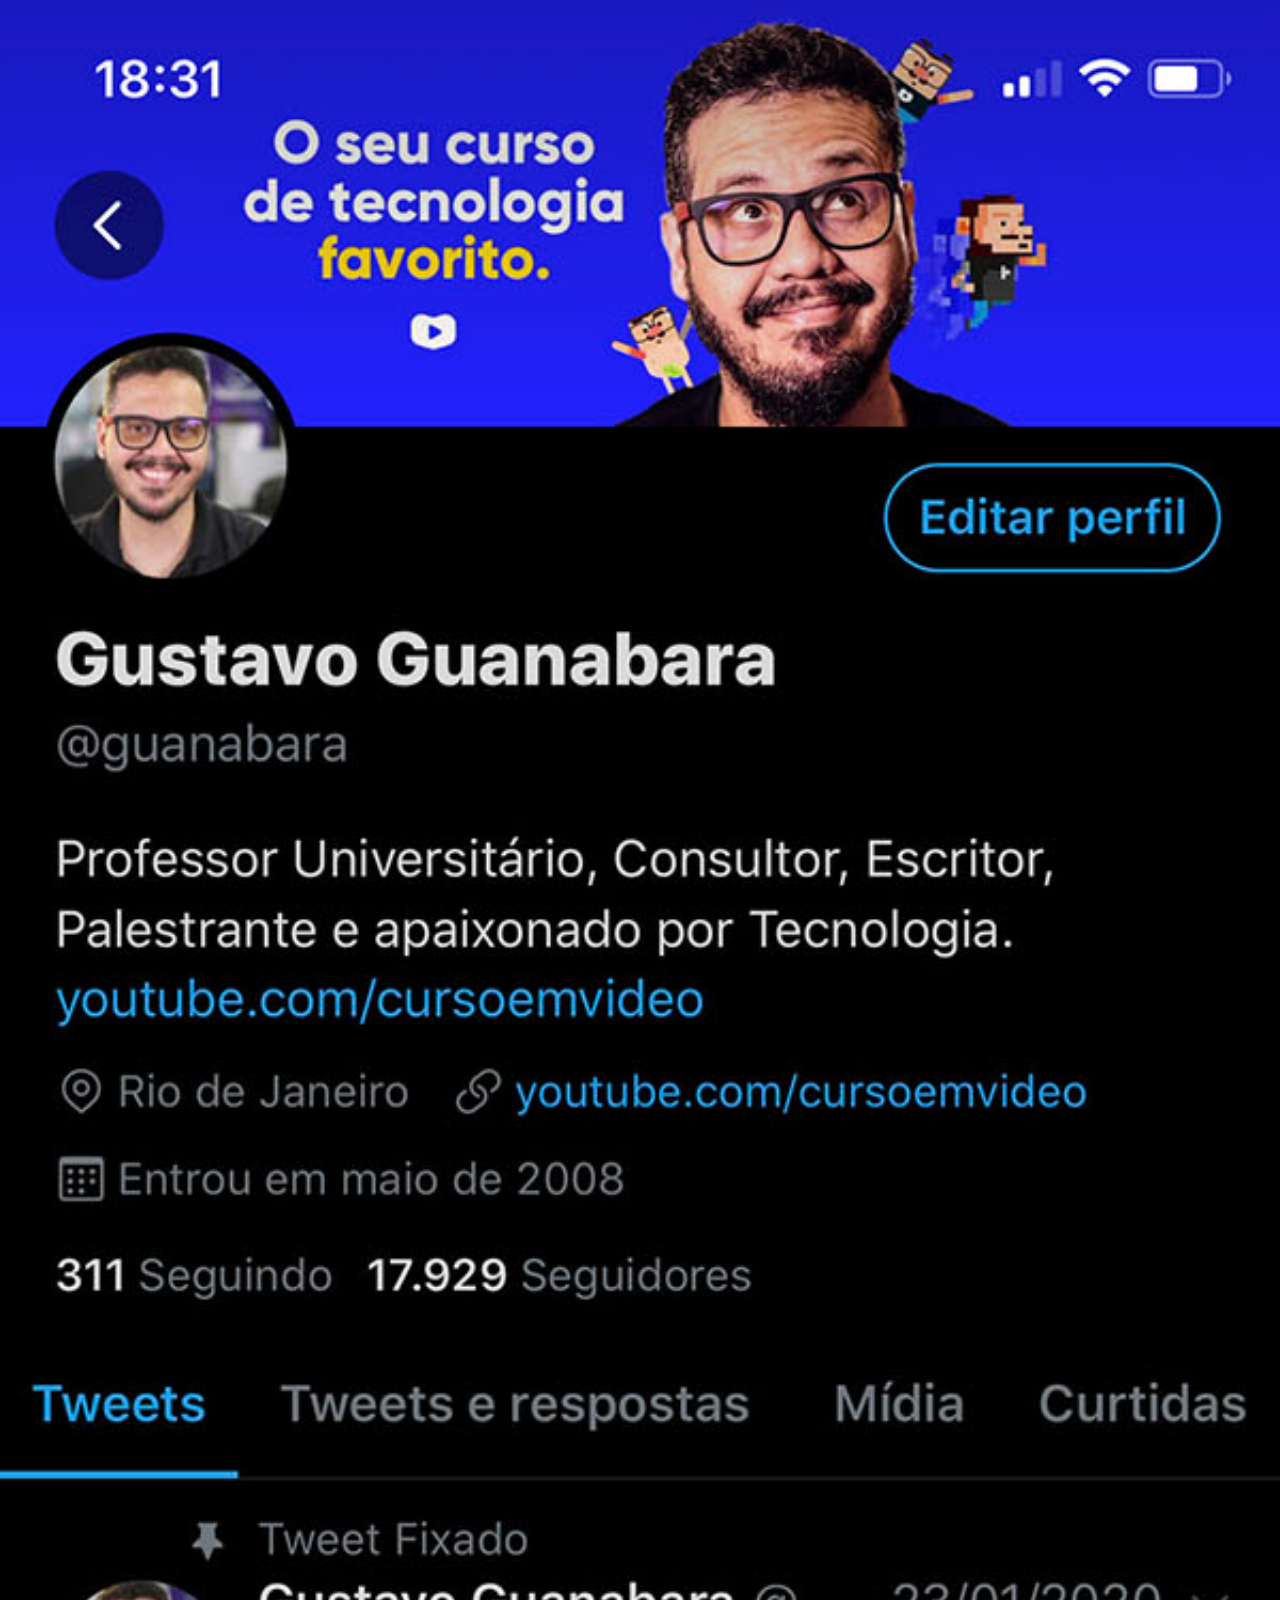
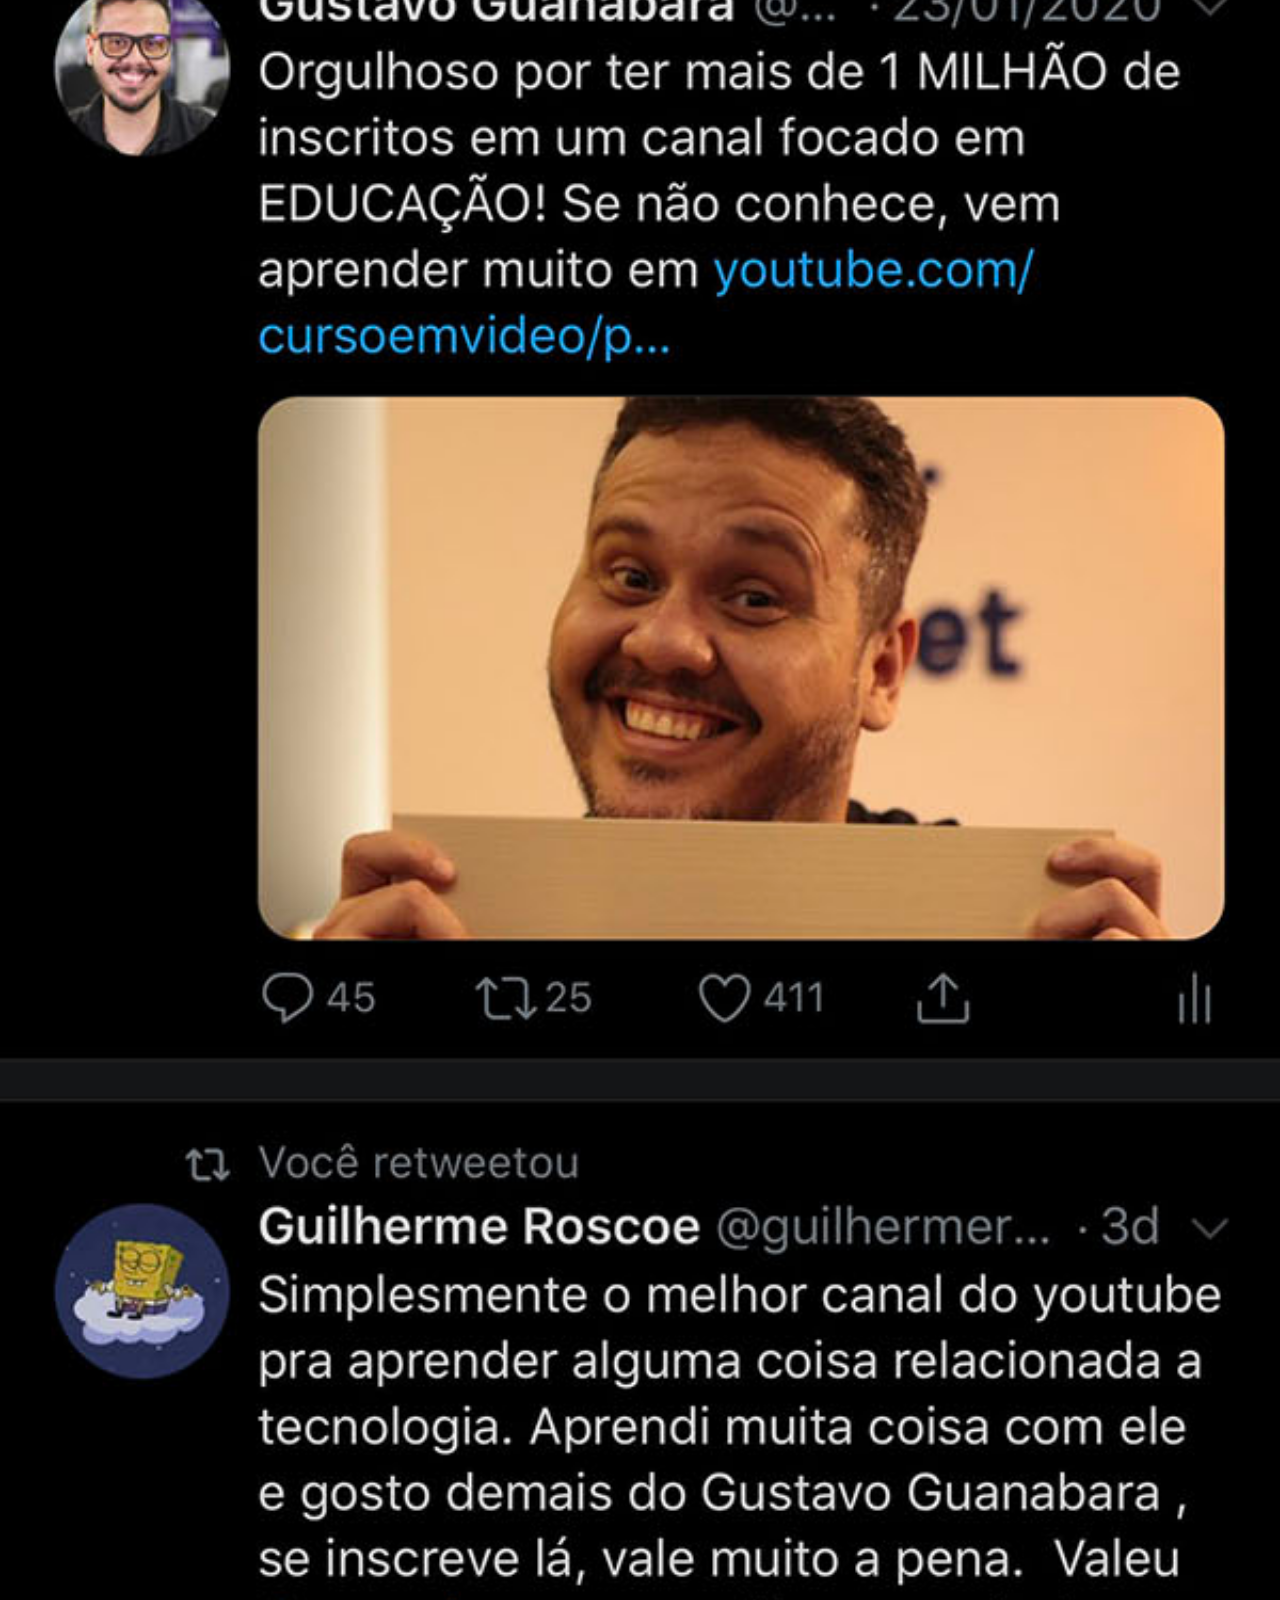
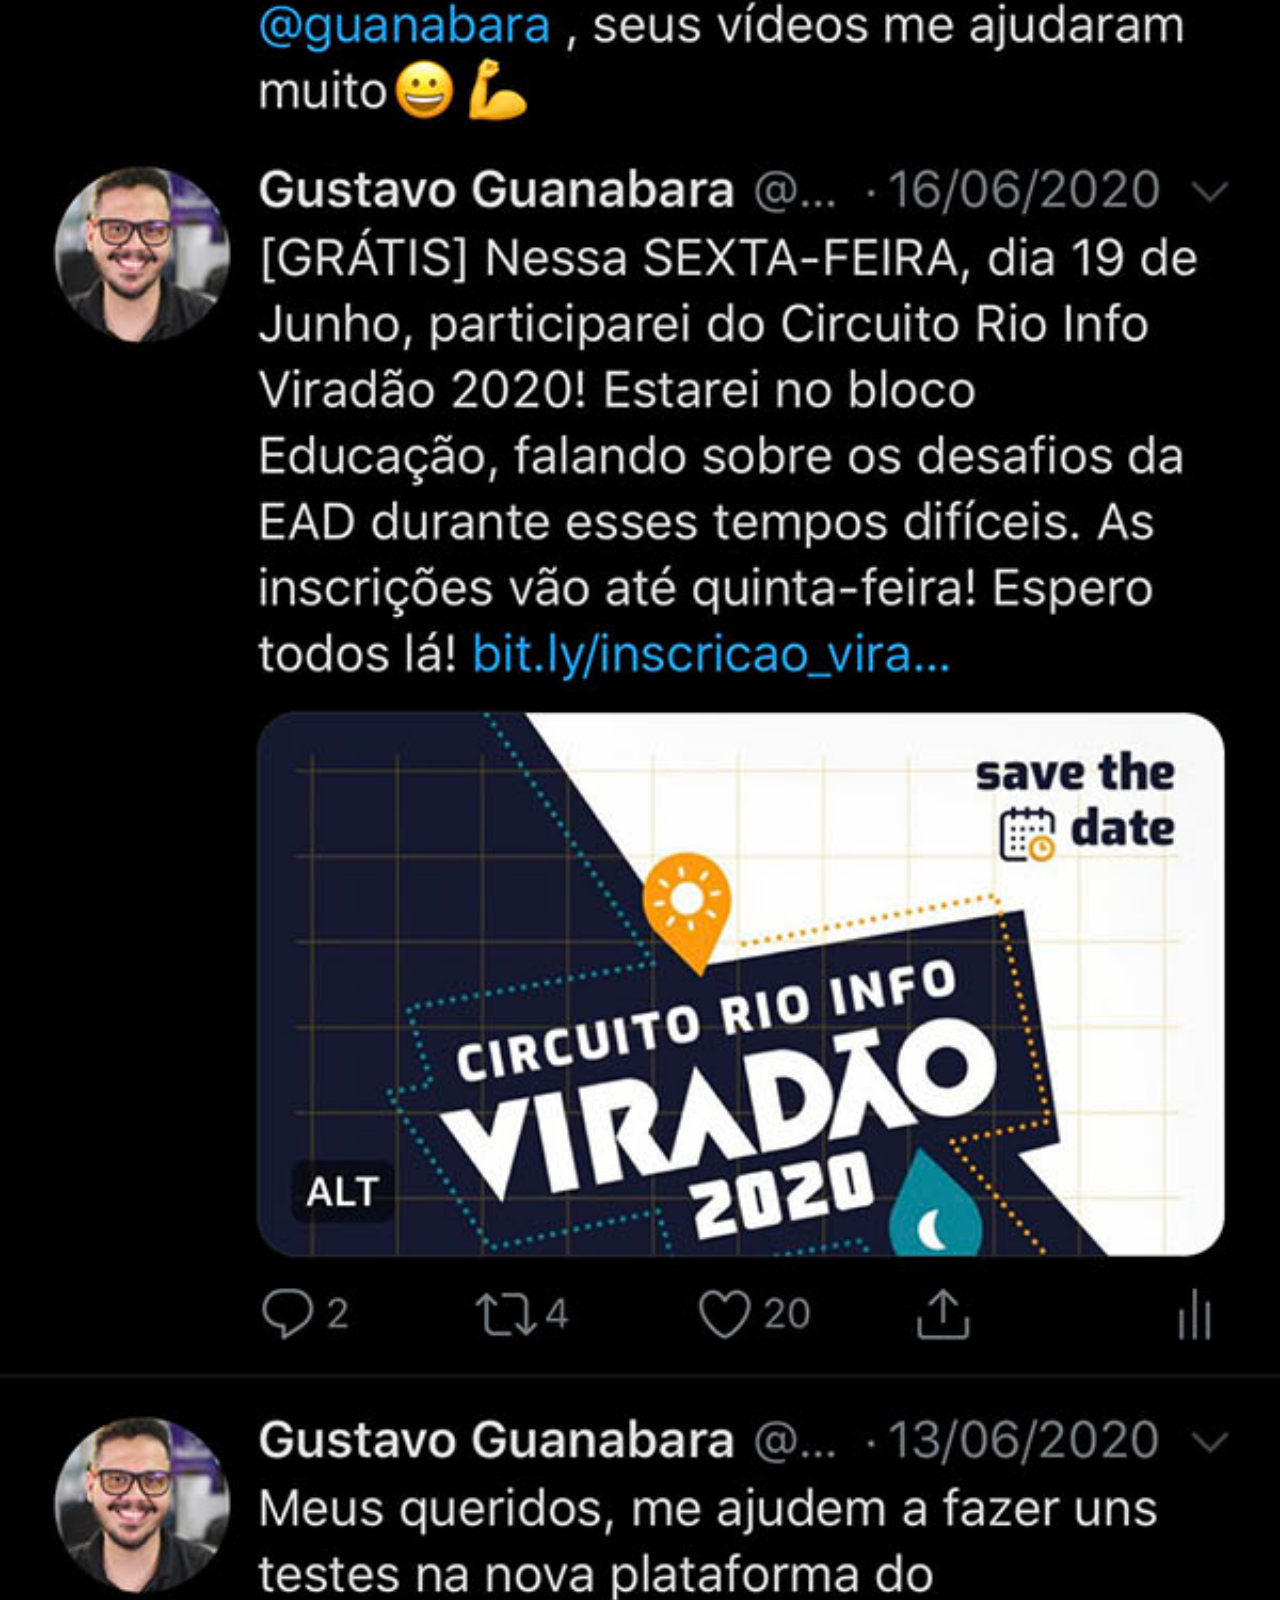
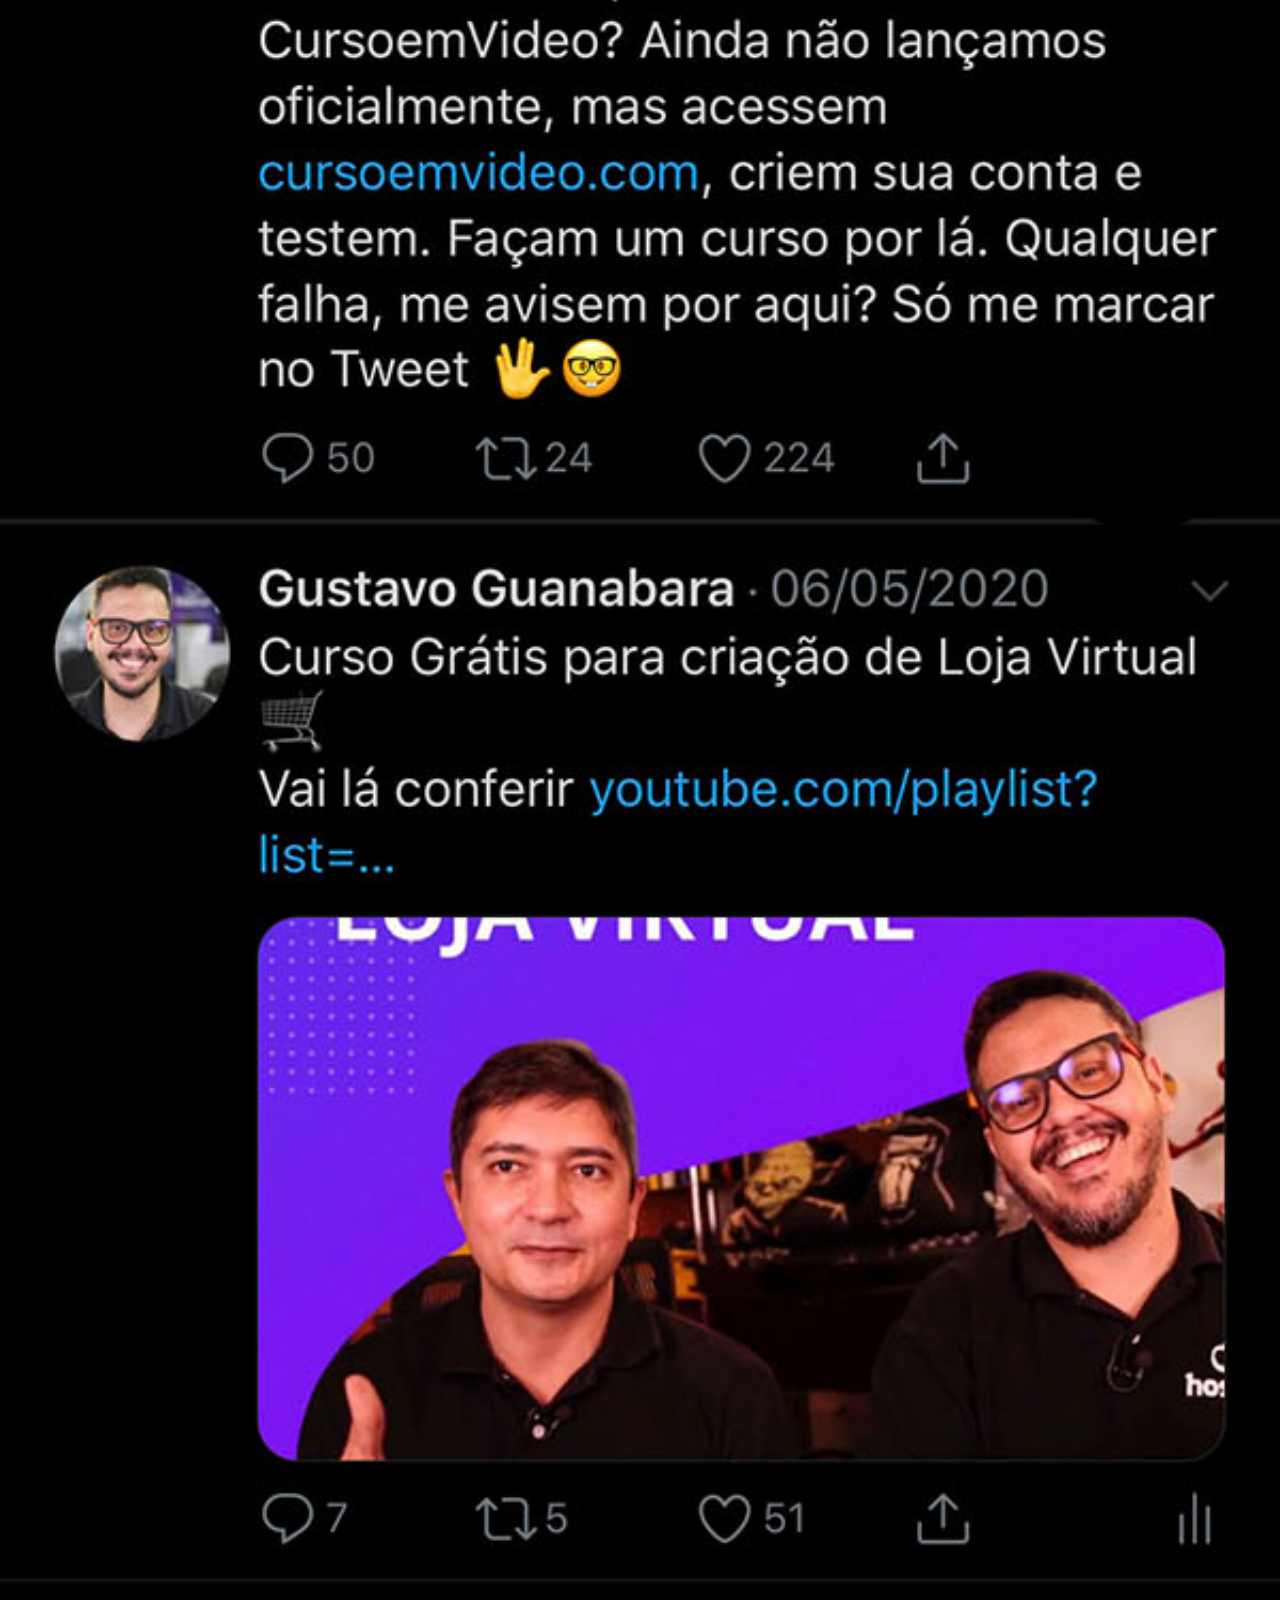
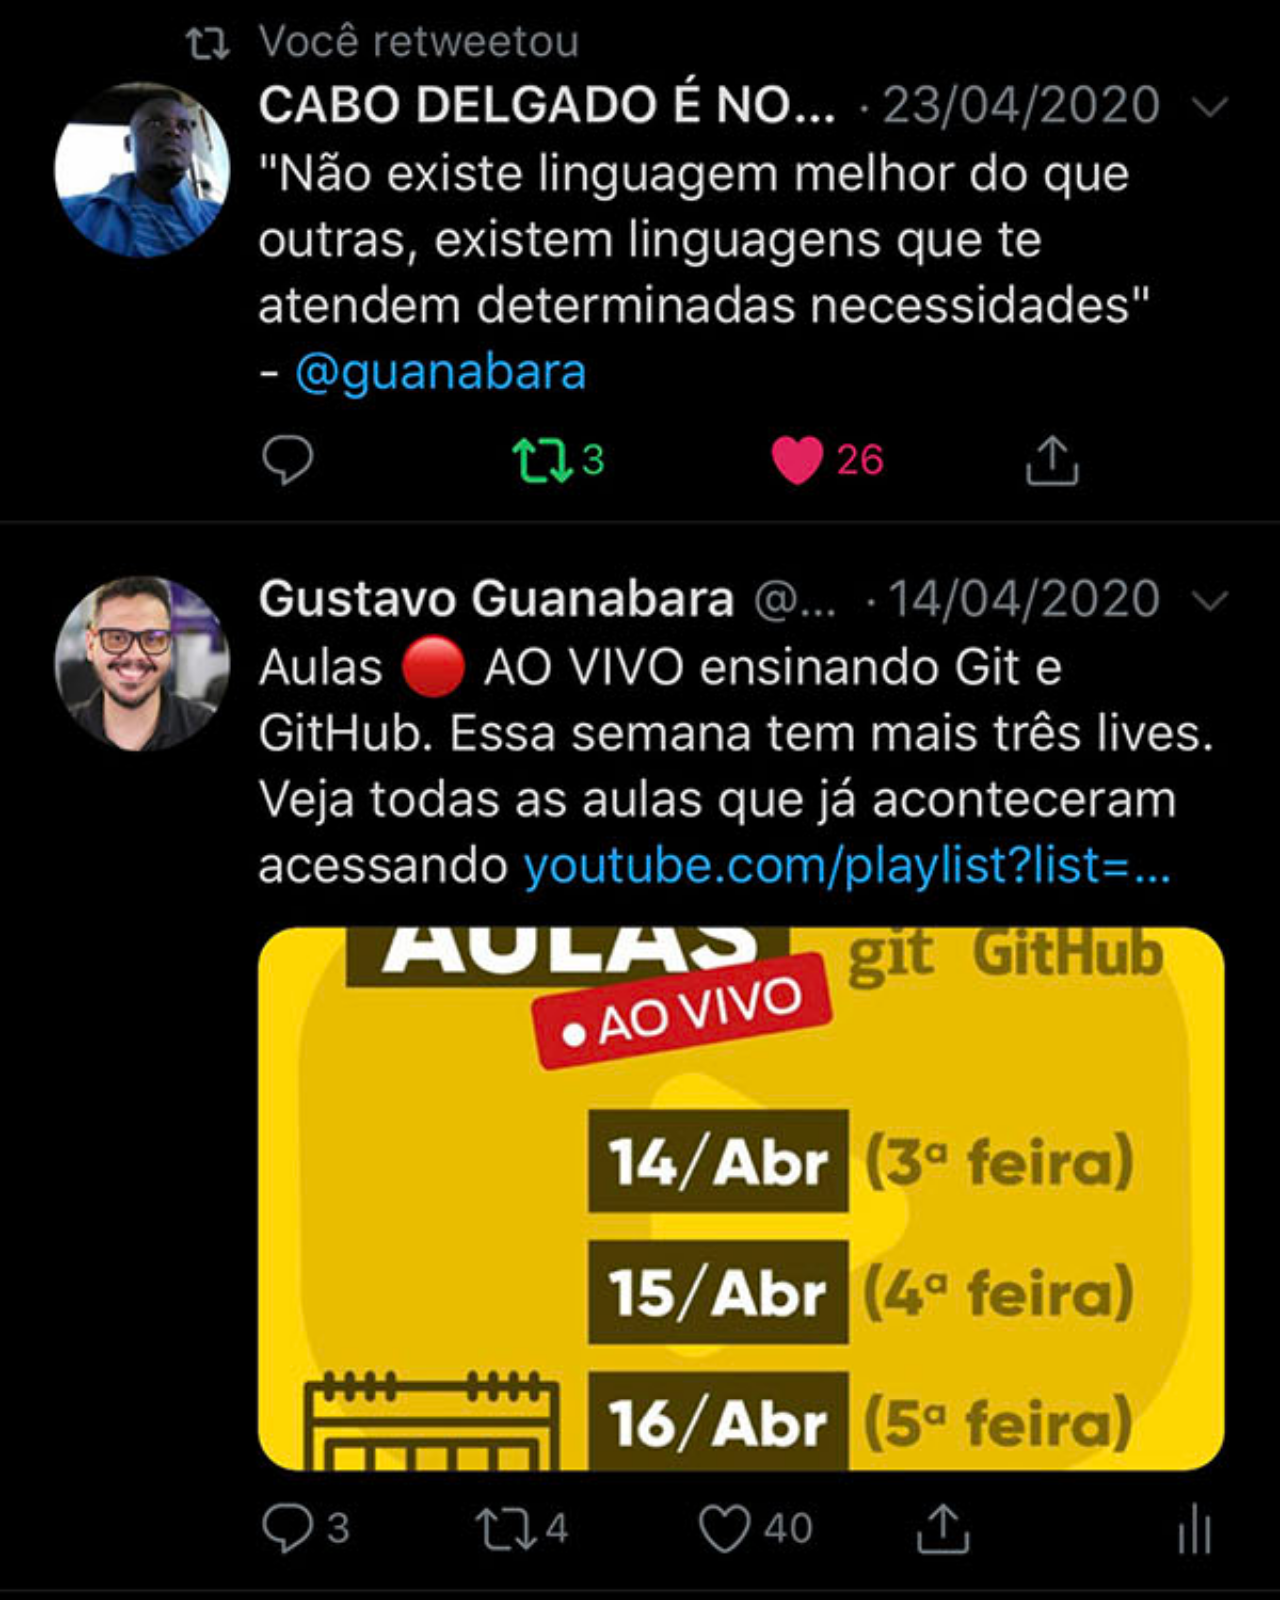
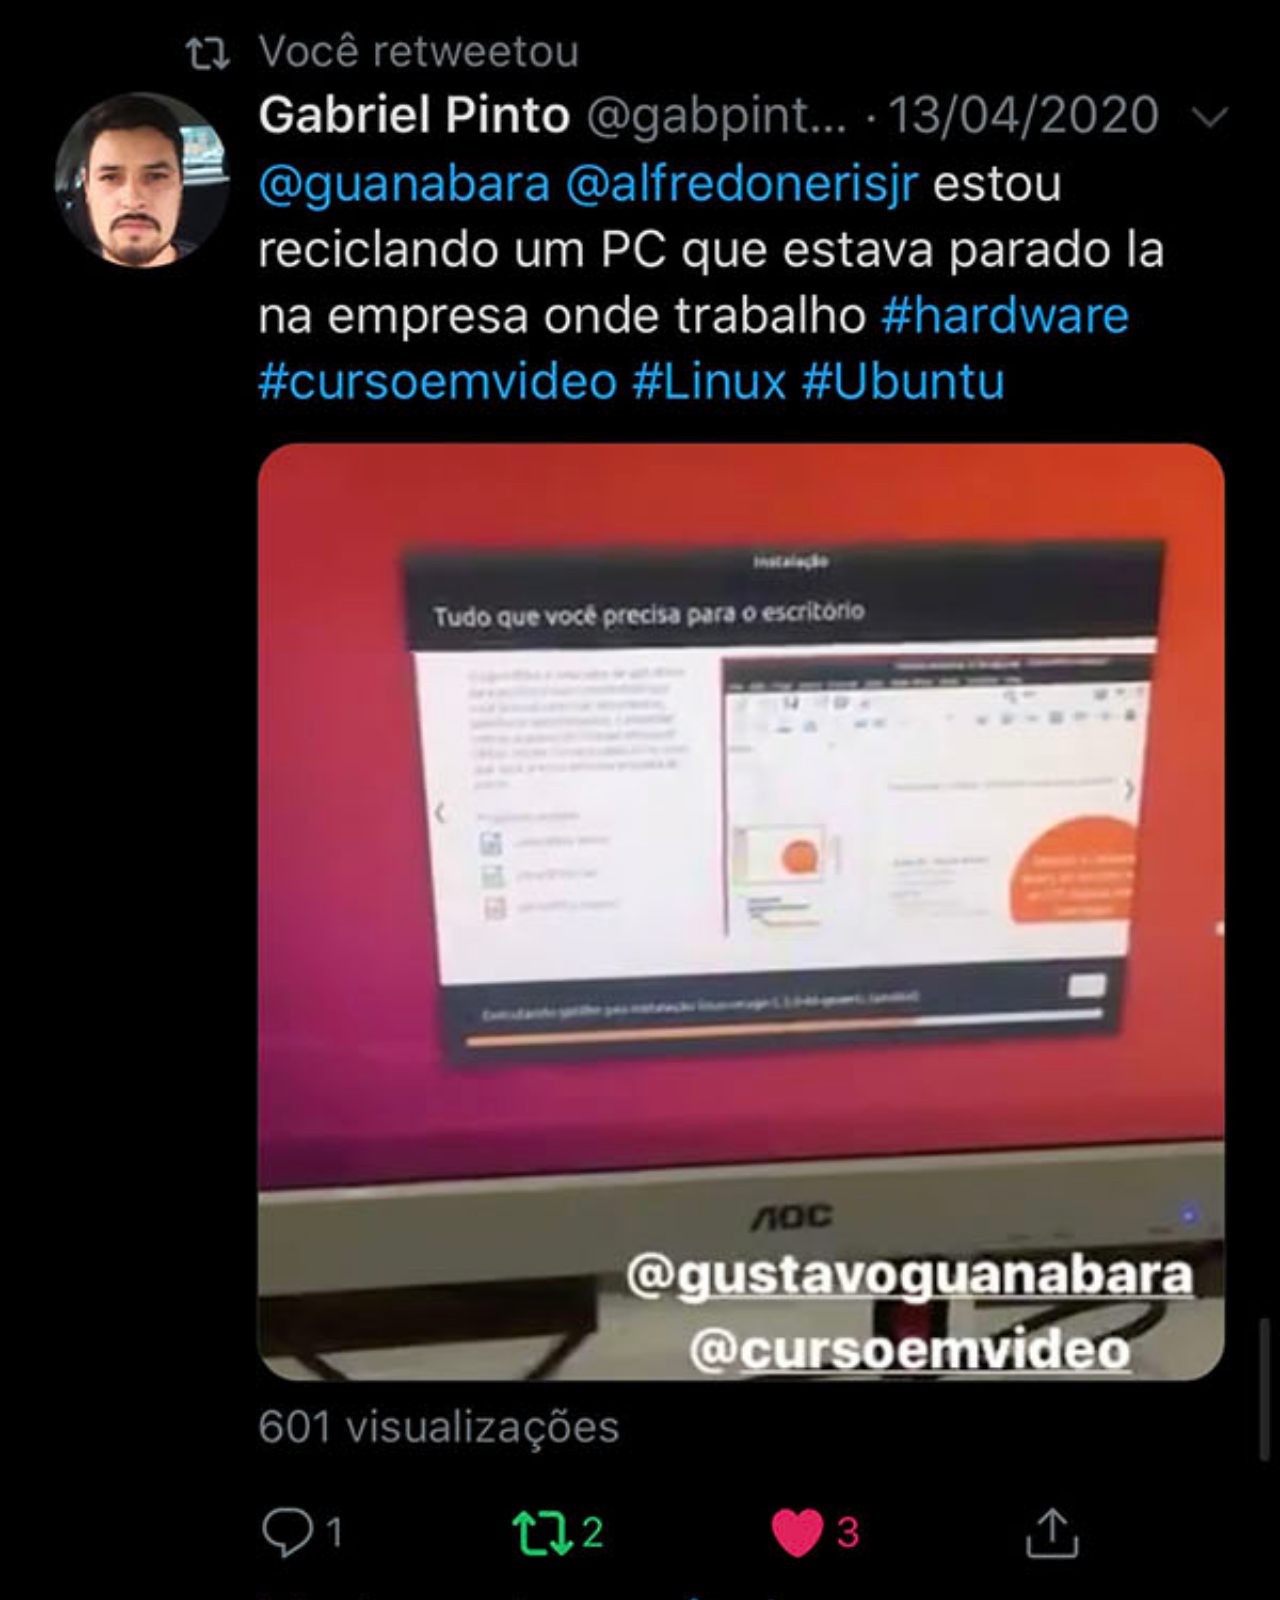
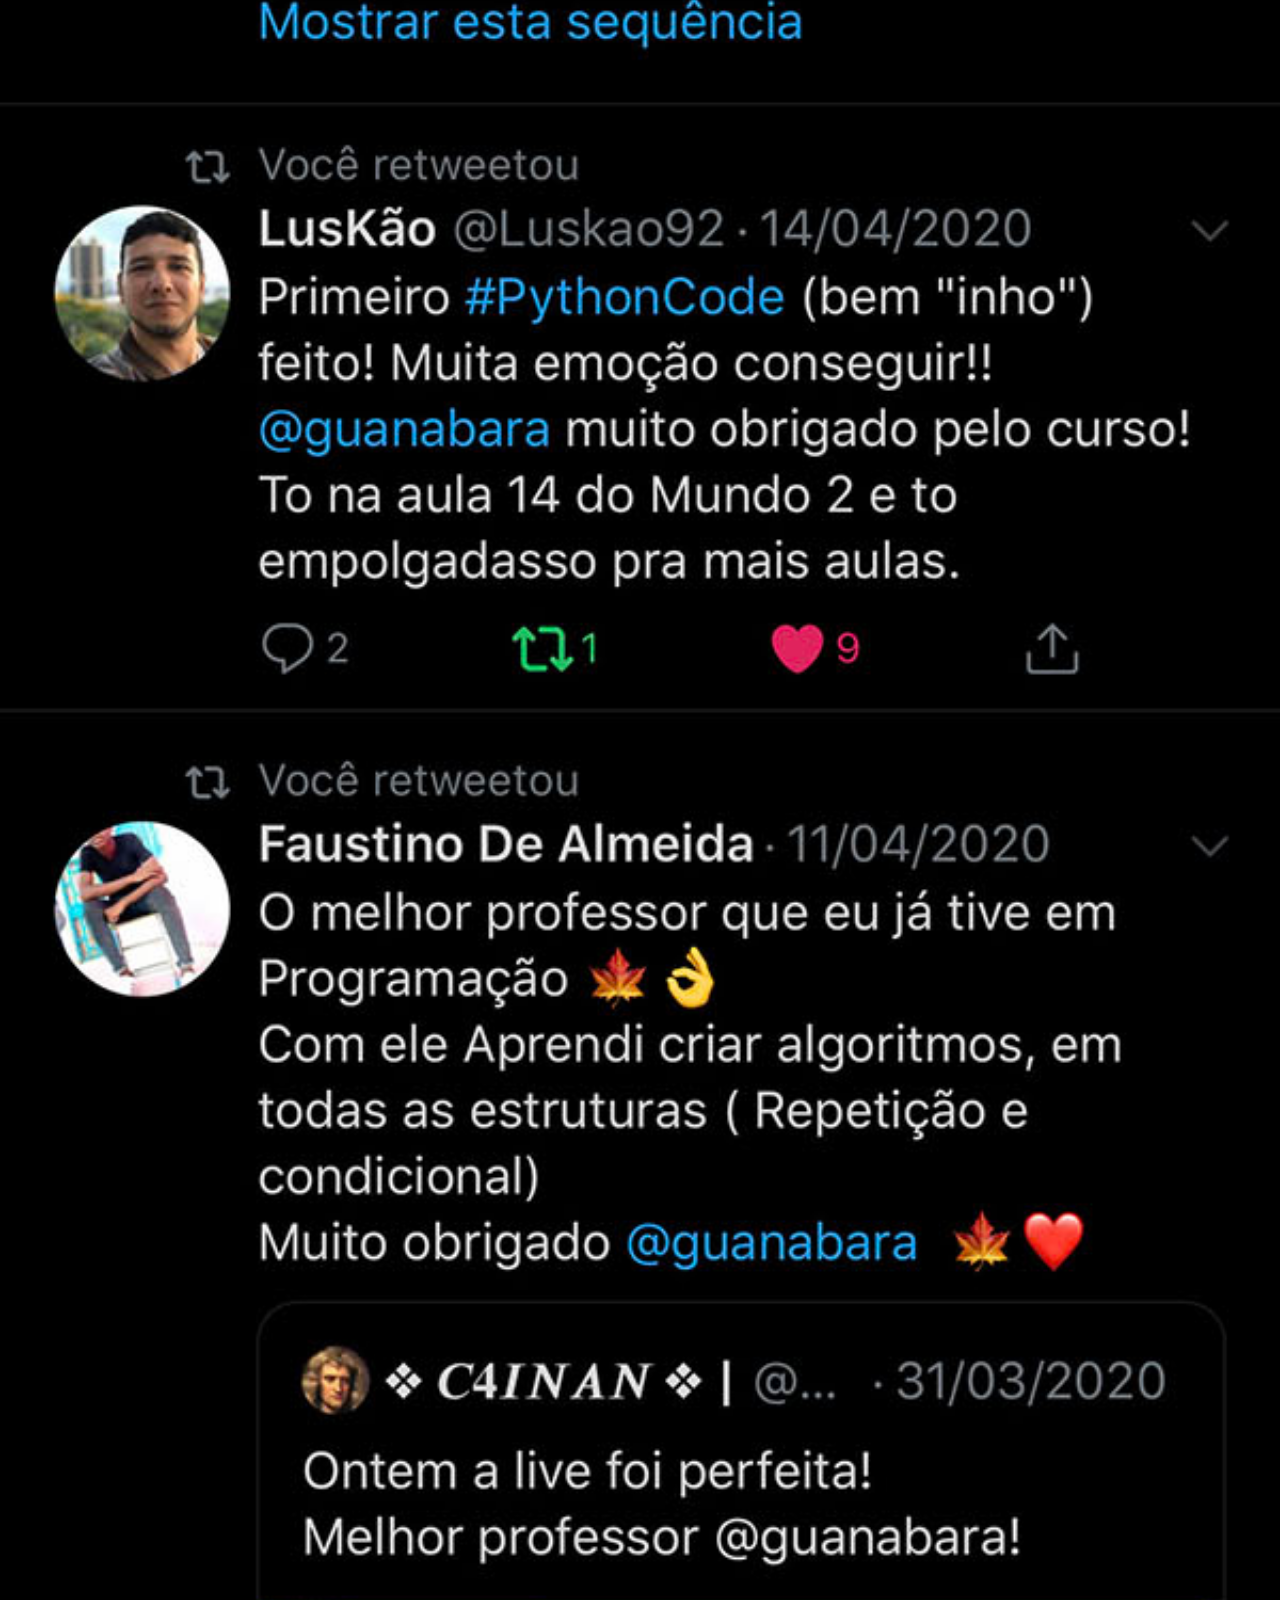
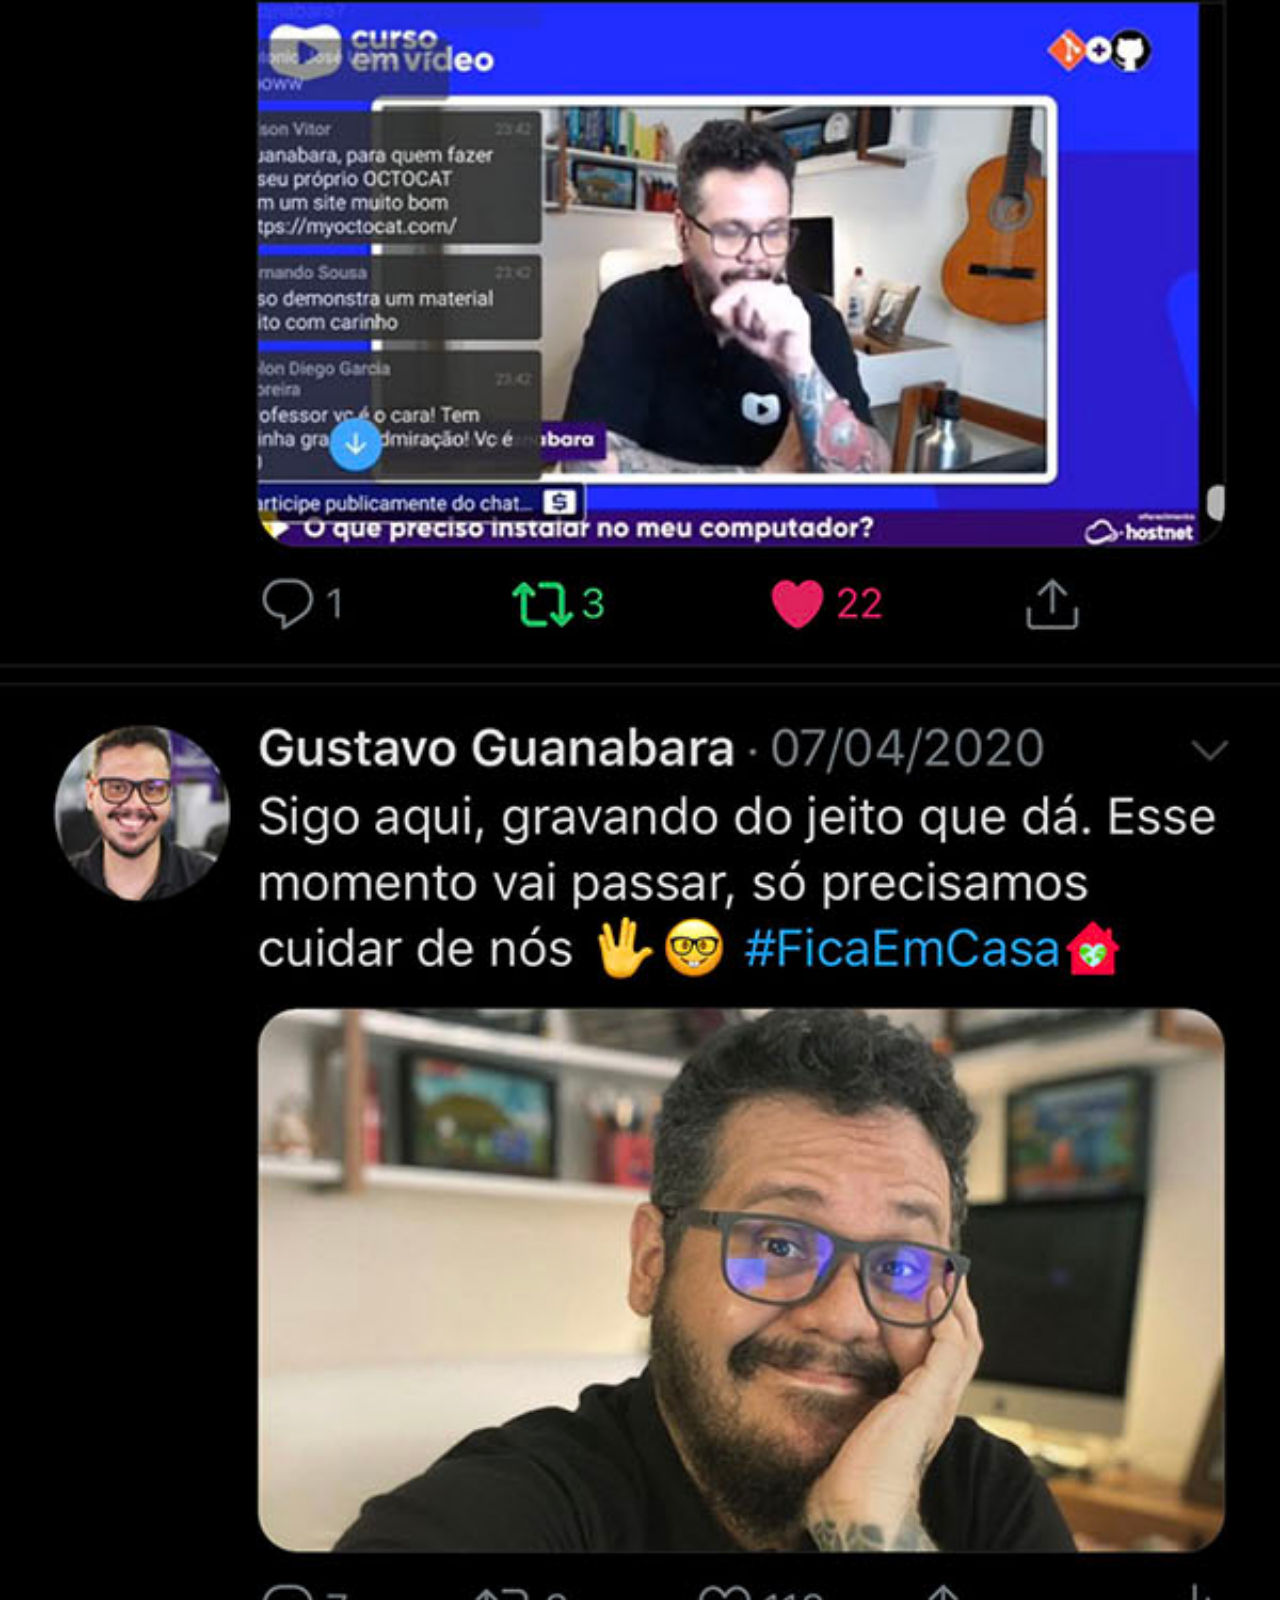
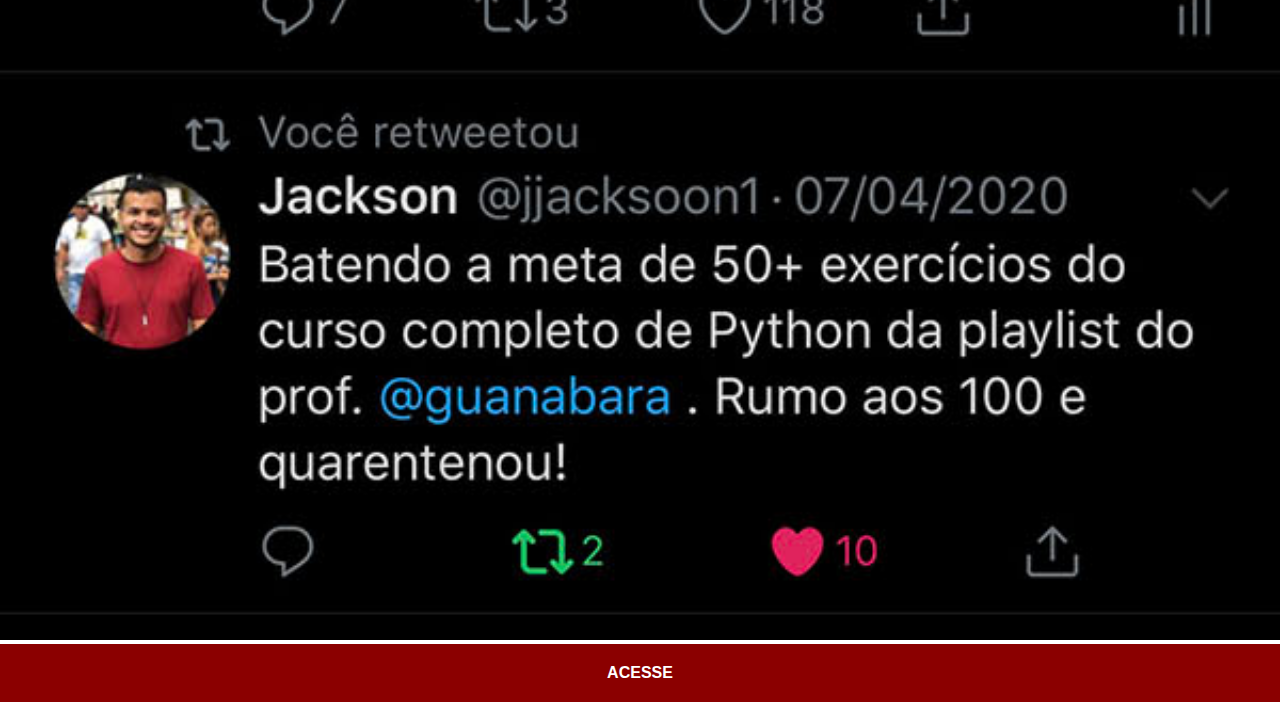
<file: twiter.html>
<!DOCTYPE html>
<html lang="pt-br">
<head>
    <meta charset="UTF-8">
    <meta name="viewport" content="width=device-width, initial-scale=1.0">
    <title>Twiter</title>
    <link rel="stylesheet" href="estilos/social.css">
</head>
<body>
    <img src="imagens/tela-twitter.jpg" alt="Twiter">
    <a href="https://www.twiter.com/gustavoguanabara" target="_blank">ACESSE</a>
</body>
</html>
</file>
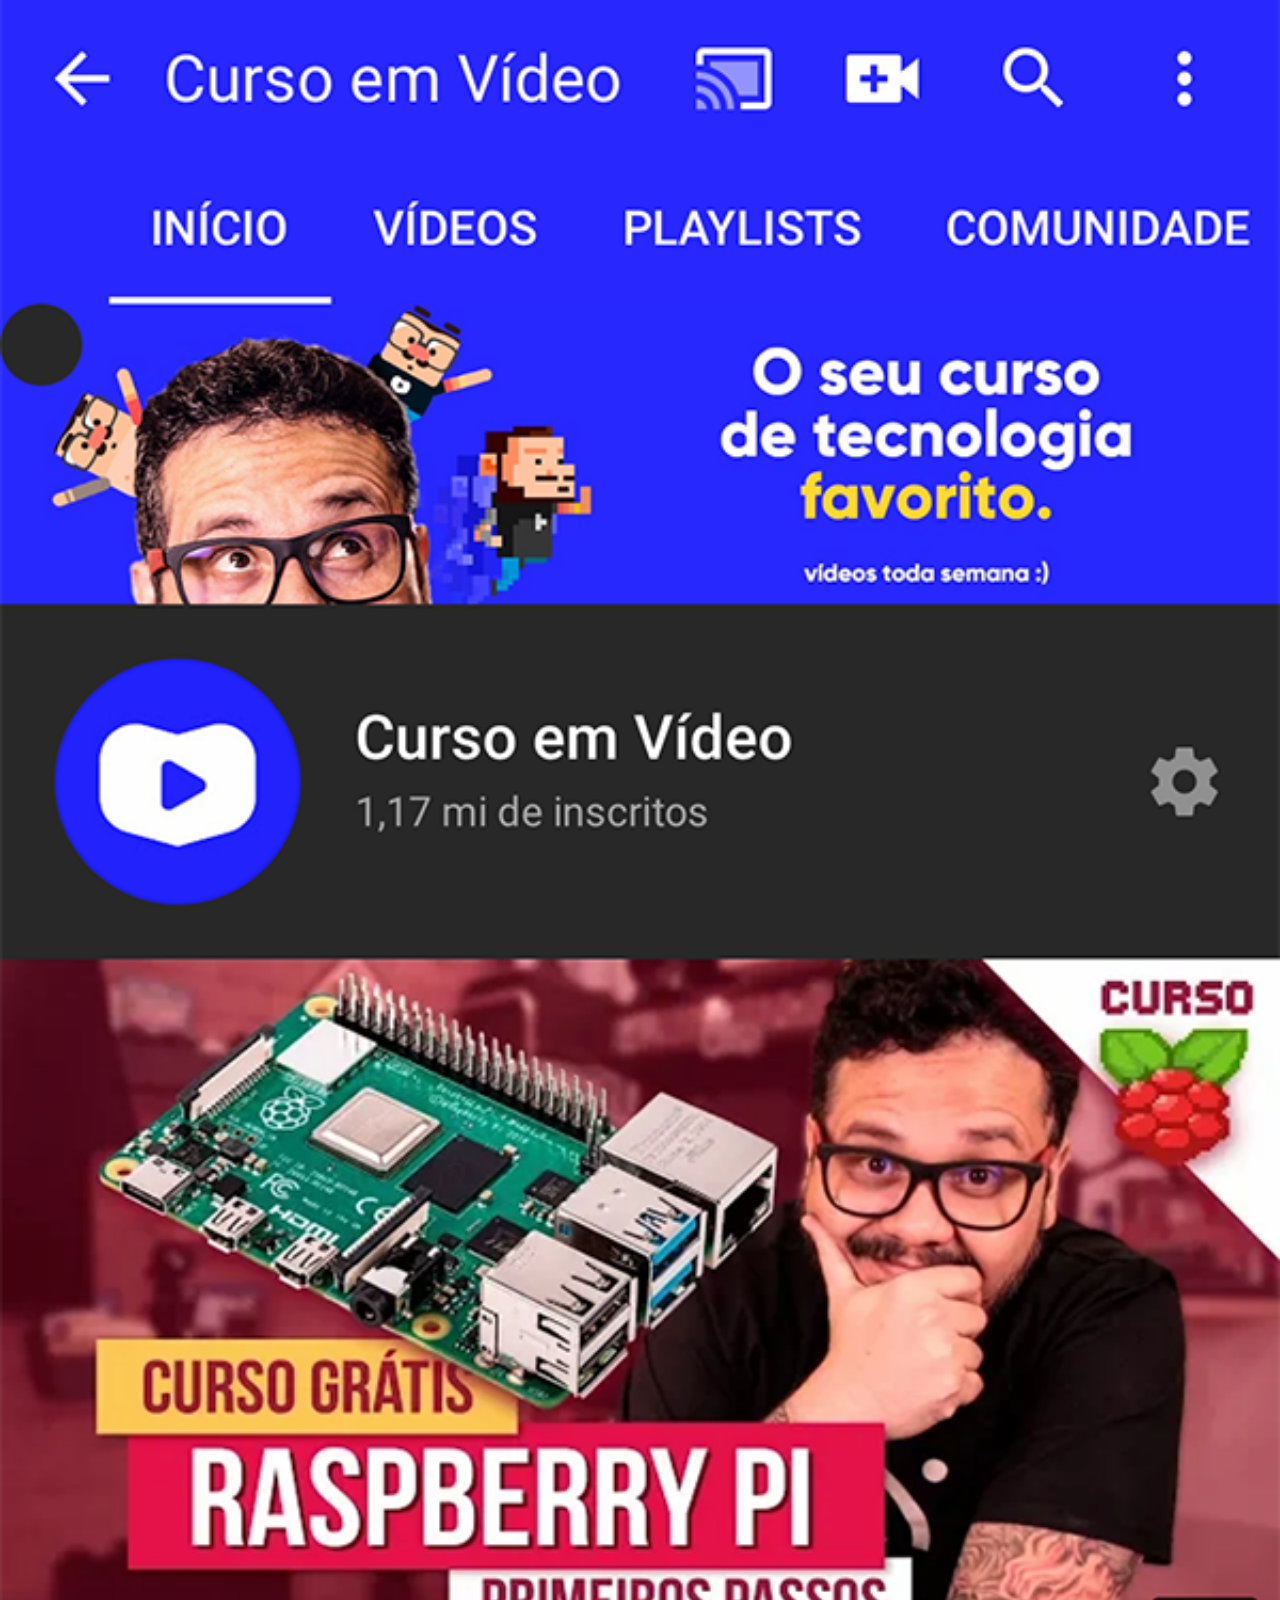
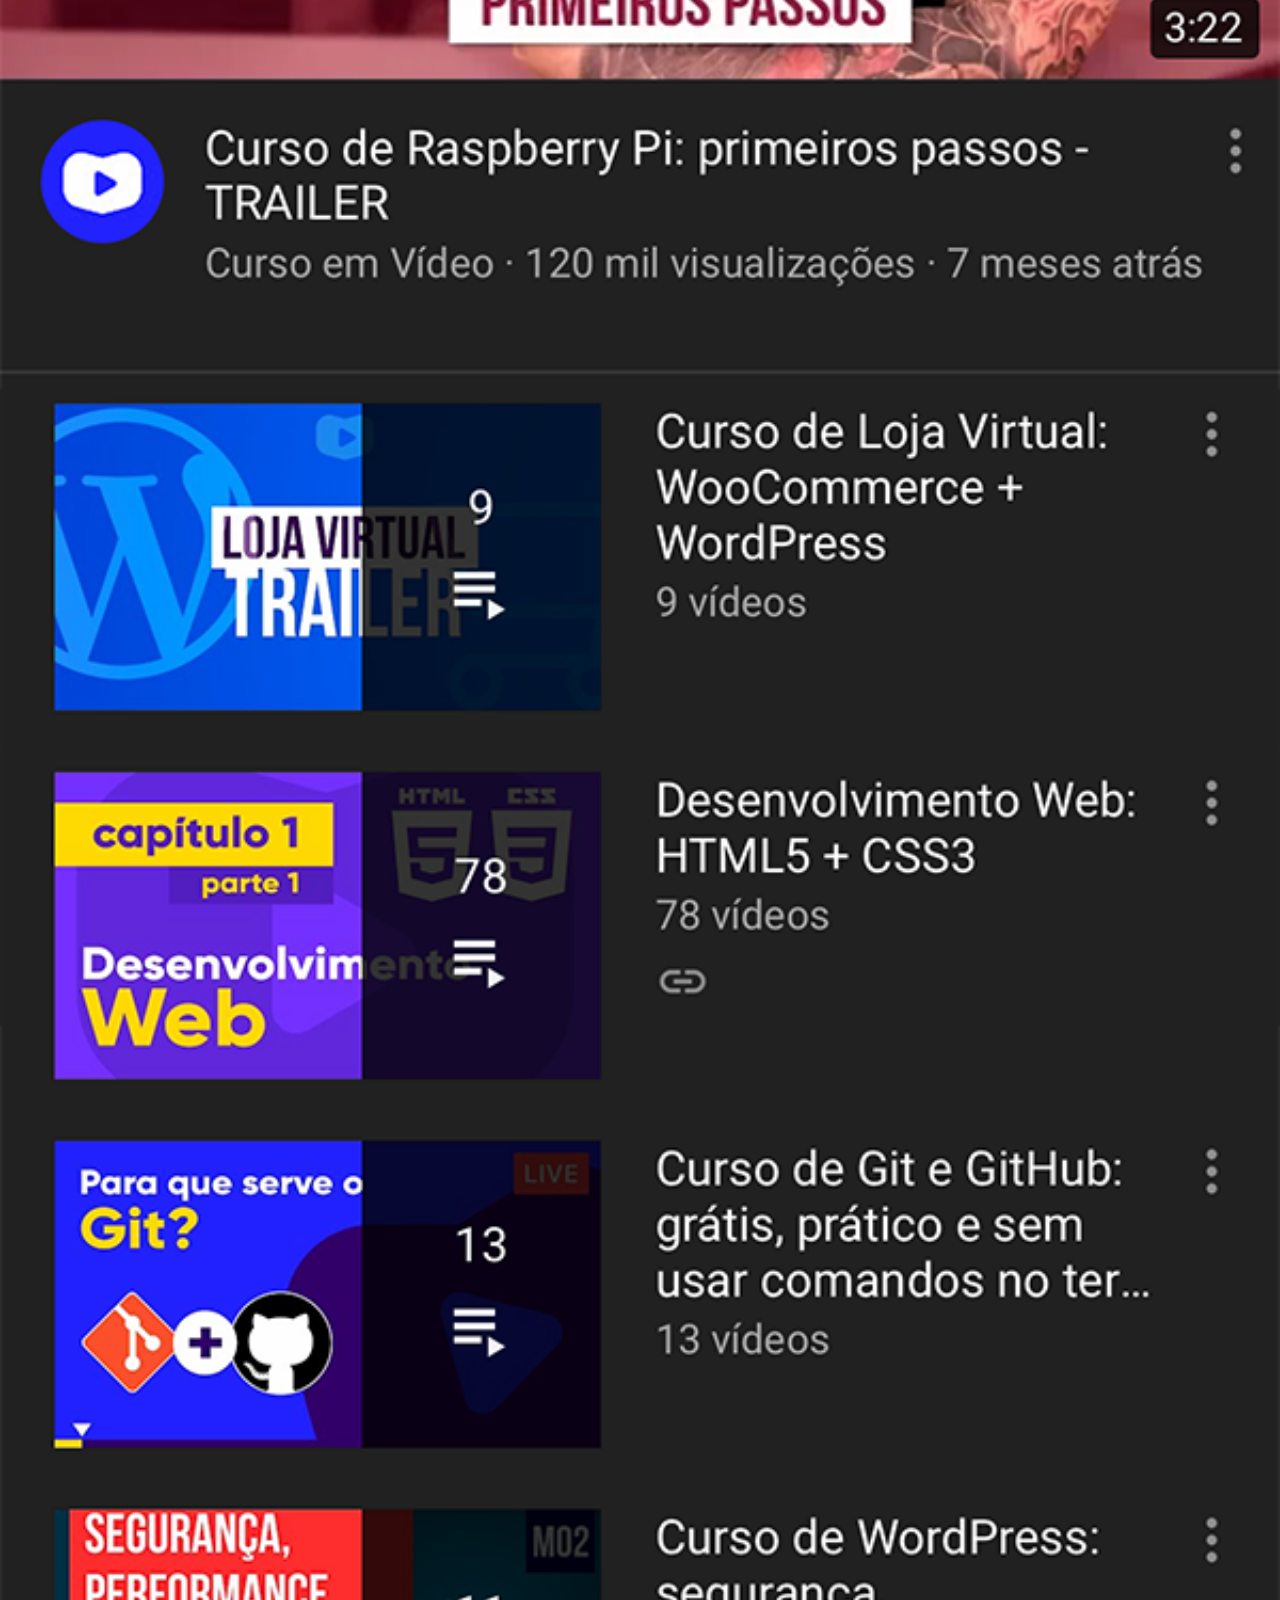
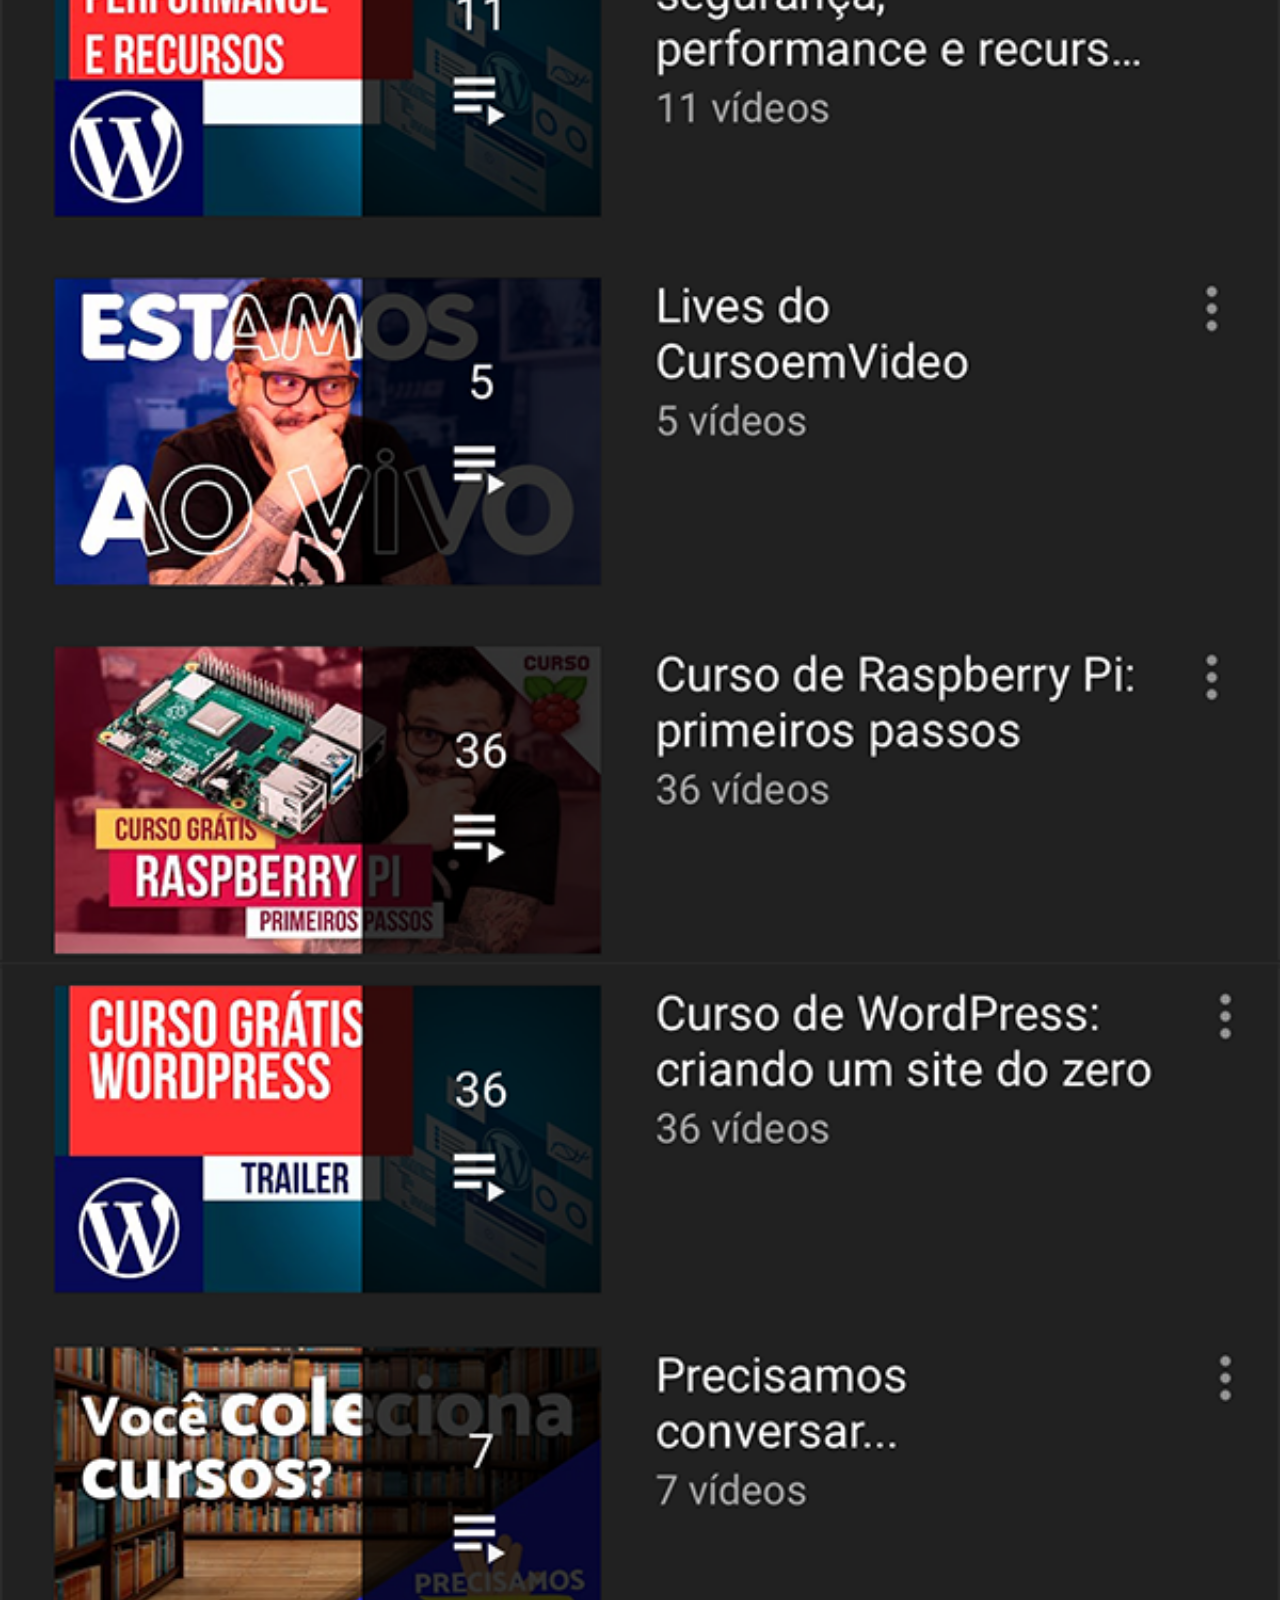
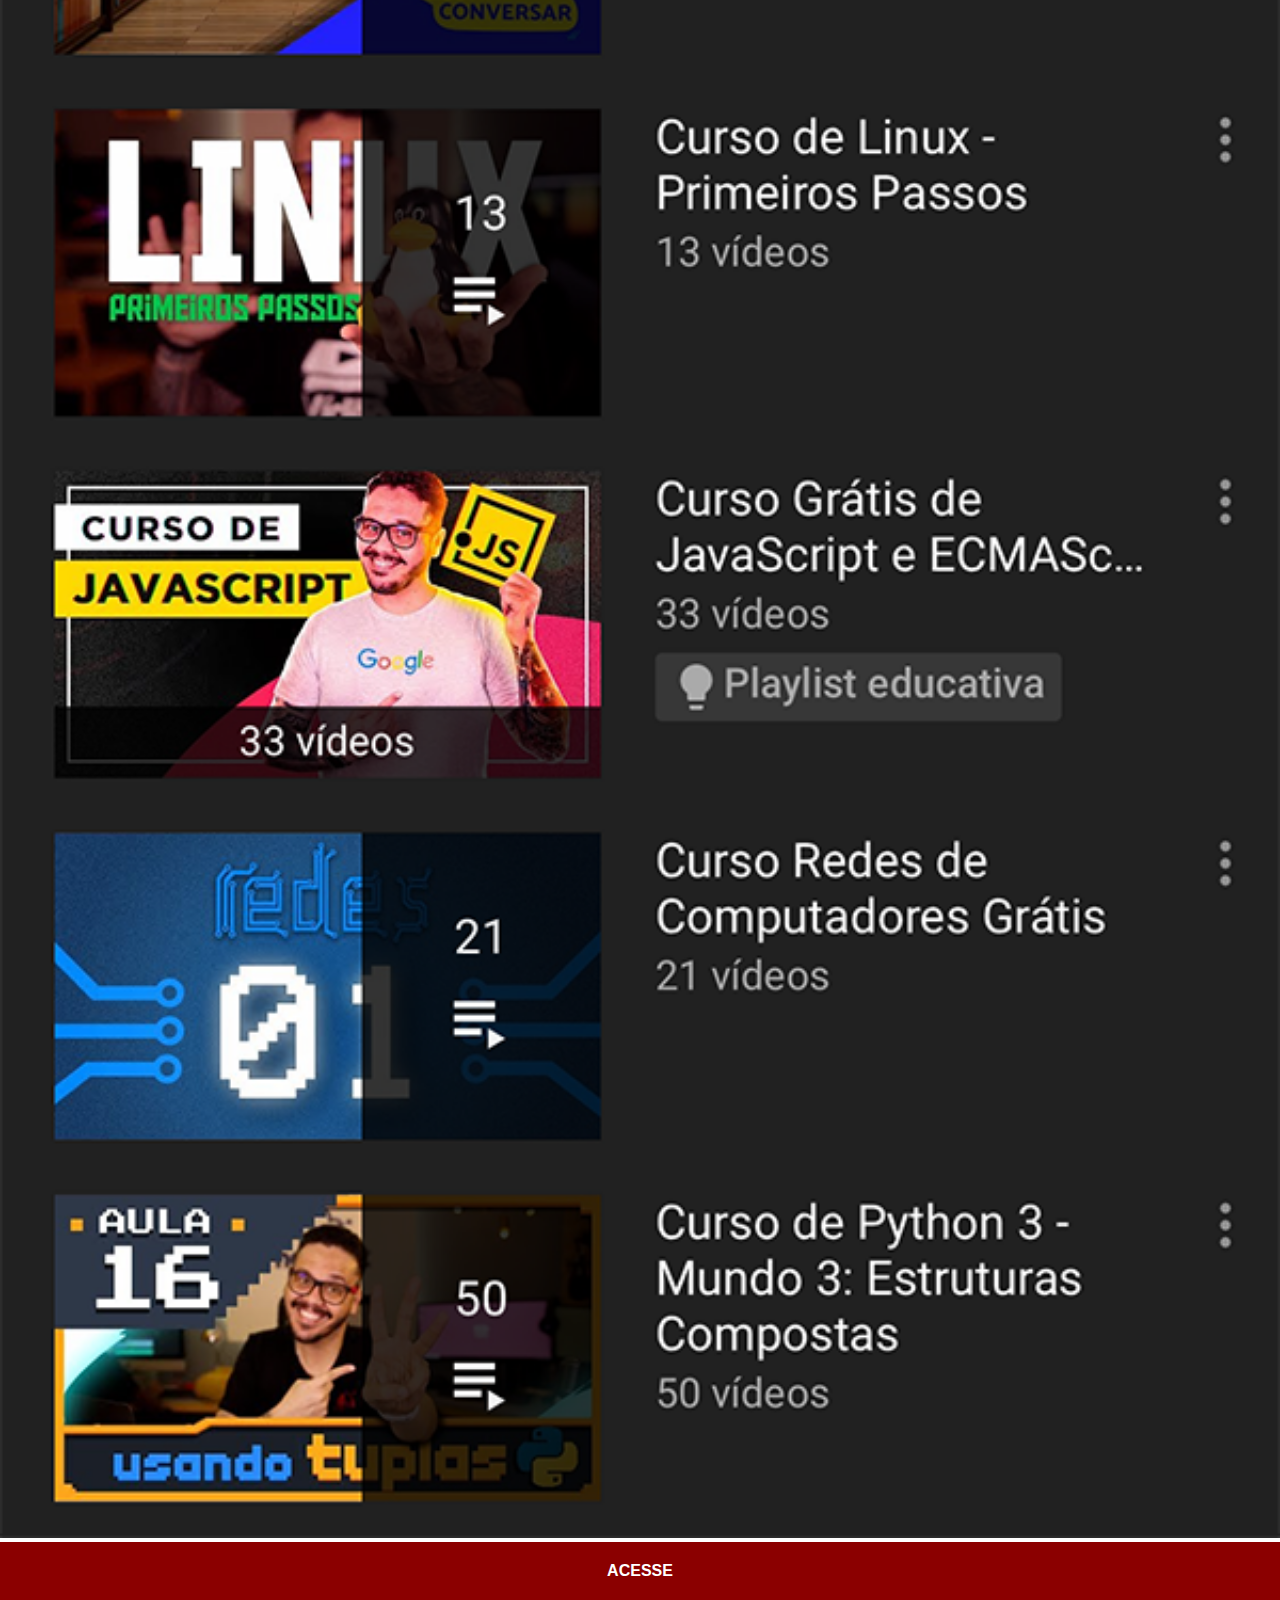
<file: youtube.html>
<!DOCTYPE html>
<html lang="pt-br">
<head>
    <meta charset="UTF-8">
    <meta name="viewport" content="width=device-width, initial-scale=1.0">
    <title>YouTube</title>
    <link rel="stylesheet" href="estilos/social.css">

</head>
<body>
    <img src="imagens/tela-youtube.png" alt="YouTube">
    <a href="https://www.youtube.com/user/cursoemvideo/playlists" target="_blank">ACESSE</a>
</body>
</html>
</file>
<file: estilos/style.css>
@charset "UTF8"

* {
    margin: 0px;
    padding: 0px;
    font-family: Arial, Helvetica, sans-serif;
}

html, body {
    height: 100vh;
    width: 100vw;
    background-color: black;
}

body {
    background:url('../imagens/fundo-madeira.jpg') no-repeat top center;
    background-size: cover;
    background-attachment: fixed;
}
main {
     position: relative;
     height: 100vh;
     
     
}

    section#telefone {
        position: absolute;
        top: 50%;
        left: 50%;
        
        transform: translate(-50%, -50%);

        height: 627px;
        width: 311px;
        
        background:url('../imagens/frame-iphone.png') no-repeat;
    }

    
     ::-webkit-scrollbar {
        width: 0px;
        height: 0px;
     }
    


    iframe#tela {
        position: relative;
        top: 80px;
        left: 22px;
        width: 267px;
        height: 471px;
    }

    section#redes-sociais {
        text-align: right;
    }

    section#redes-sociais img {
        width: 50px;
        margin: 10px;
        border-radius: 50%;
        box-shadow: 2px 2px 5px black;
        box-sizing: border-box;
    }
</file>
<file: estilos/social.css>
@charset "UTF8";


* {
   margin: 0px;
   padding: 0px;
   font-family: Arial, Helvetica, sans-serif;
}

img {
     width: 100vw;
}

a {
   display: block;
   background-color: darkred;
   color: white;
   padding: 20px;
   text-align: center;
   font-weight: bolder;
   text-decoration: none;
}
a:hover {
   background-color: red;
}
</file>
